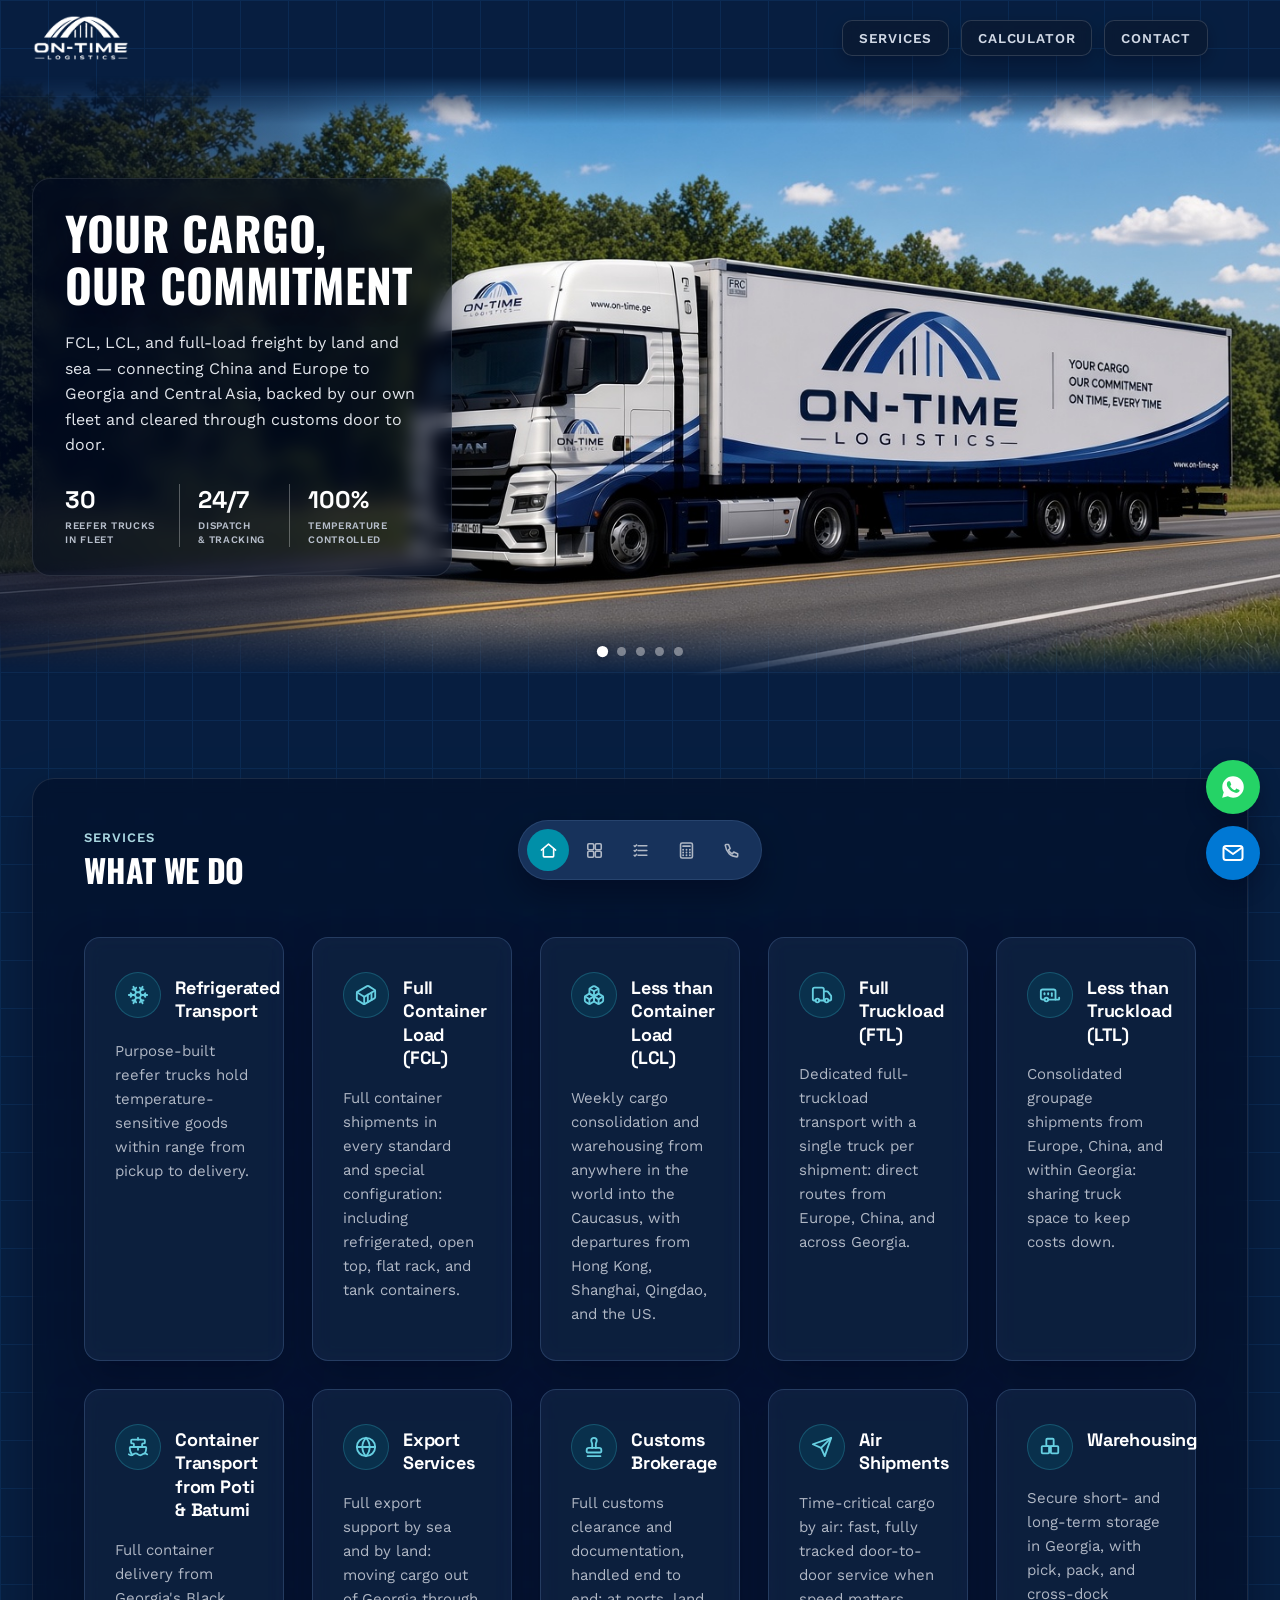
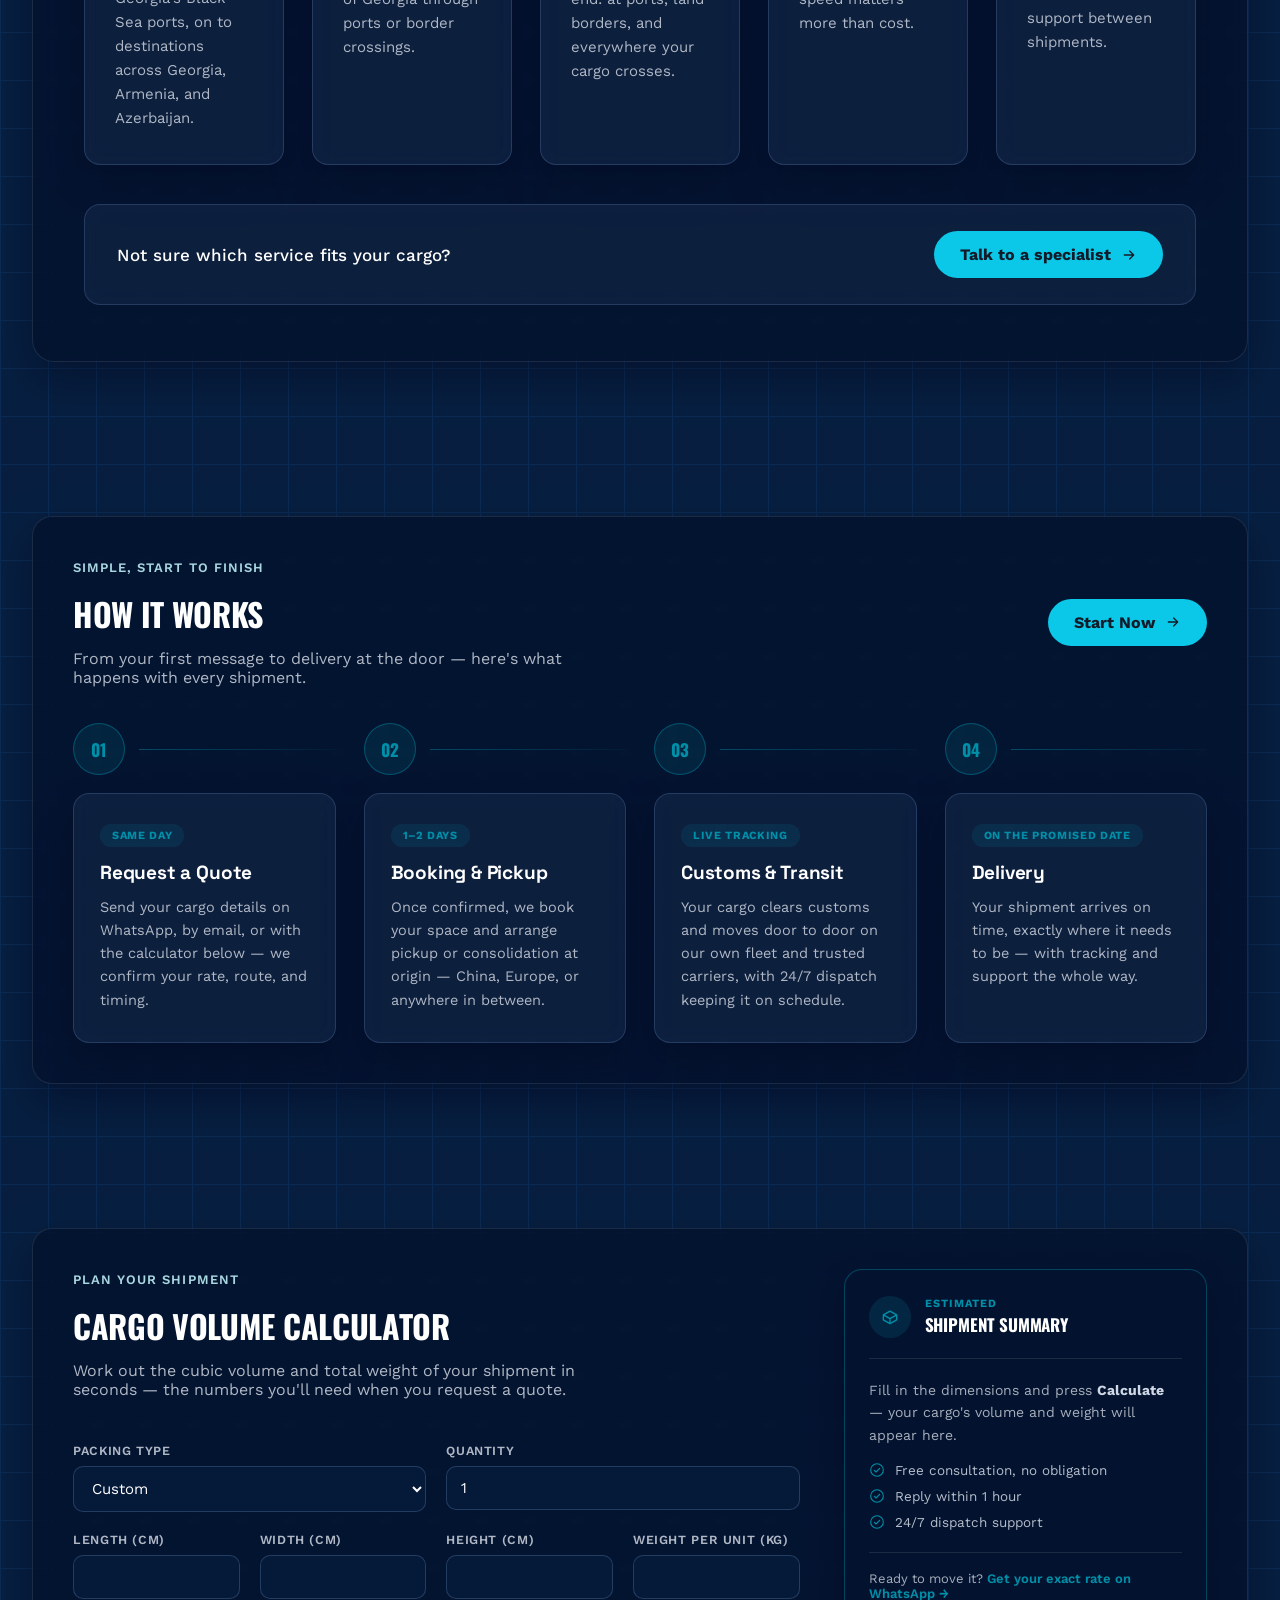
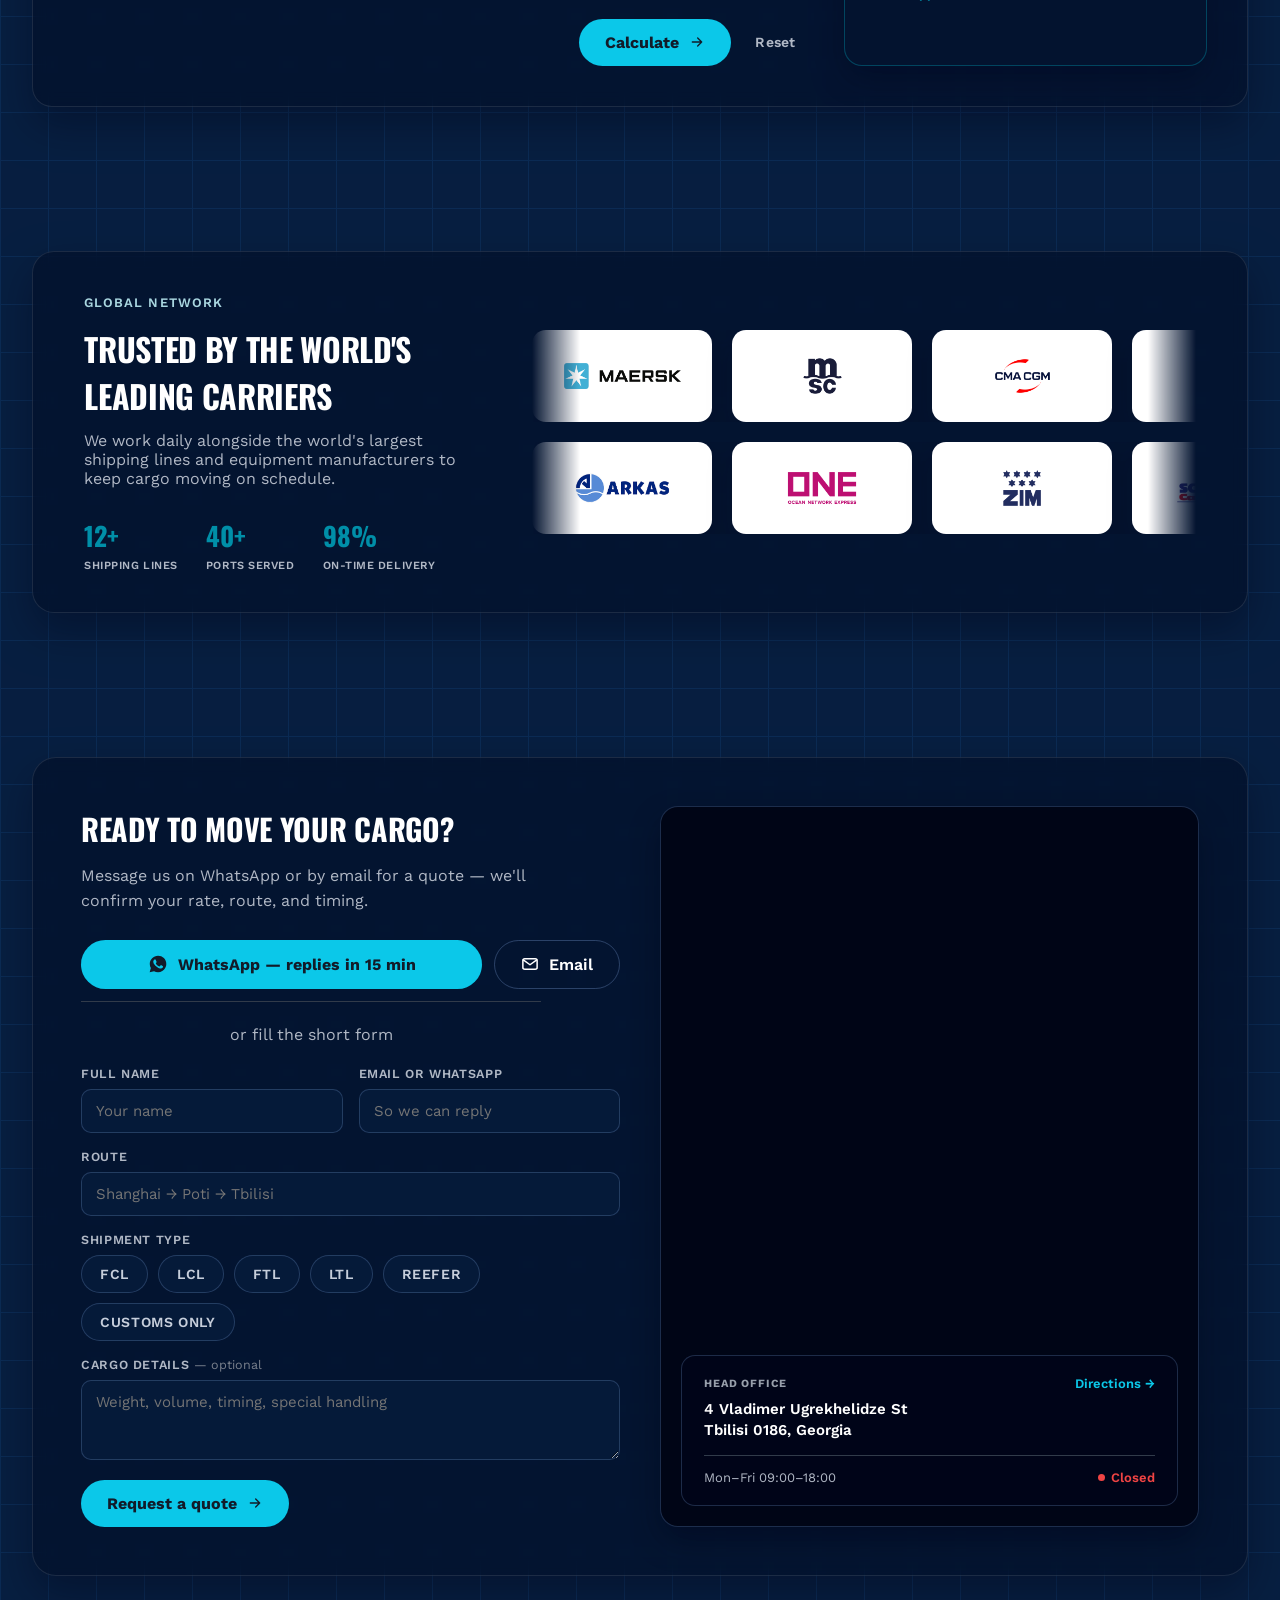
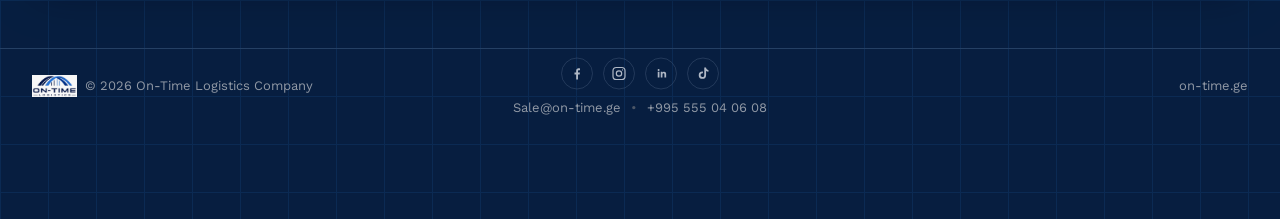
<file: index.html>
<!DOCTYPE html>
<html lang="en">
<head>
  <meta charset="UTF-8" />
  <meta name="viewport" content="width=device-width, initial-scale=1.0" />
  <title>On-Time Logistics Company | FCL, LCL & Reefer Freight — China, Europe, Georgia, Central Asia</title>
  <meta name="description" content="On-Time Logistics Company moves FCL, LCL, and full-load freight by land and sea between China, Europe, Georgia, and Central Asia — backed by our own fleet of 30 reefer trucks and 24/7 dispatch." />

  <!-- Tells search engines this is the one true URL for this page — matters
       once this same content is ever reachable at more than one address.
       Now pointing at on-time.ge (see robots.txt/sitemap.xml — same
       change made there) now that the site is live on that domain. -->
  <link rel="canonical" href="https://on-time.ge/" />

  <!-- Favicon — the arch mark cropped out of the logo. See images/README.md
       if this ever needs regenerating from a new logo file. -->
  <link rel="icon" href="favicon.ico" sizes="any" />
  <link rel="icon" type="image/png" sizes="32x32" href="images/favicon-32.png" />
  <link rel="icon" type="image/png" sizes="16x16" href="images/favicon-16.png" />
  <link rel="apple-touch-icon" href="images/apple-touch-icon.png" />

  <!-- Open Graph / Twitter Card — so sharing the link on WhatsApp, Facebook,
       LinkedIn etc. shows a proper preview card with title, description,
       and the hero photo, instead of a bare link. -->
  <meta property="og:type" content="website" />
  <meta property="og:url" content="https://on-time.ge/" />
  <meta property="og:title" content="On-Time Logistics Company | FCL, LCL & Reefer Freight — China, Europe, Georgia, Central Asia" />
  <meta property="og:description" content="FCL, LCL, and full-load freight by land and sea — connecting China and Europe to Georgia and Central Asia, backed by our own fleet and 24/7 dispatch." />
  <meta property="og:image" content="https://on-time.ge/images/hero-slide-1.jpg" />
  <meta name="twitter:card" content="summary_large_image" />
  <meta name="twitter:title" content="On-Time Logistics Company | FCL, LCL & Reefer Freight — China, Europe, Georgia, Central Asia" />
  <meta name="twitter:description" content="FCL, LCL, and full-load freight by land and sea — connecting China and Europe to Georgia and Central Asia, backed by our own fleet and 24/7 dispatch." />
  <meta name="twitter:image" content="https://on-time.ge/images/hero-slide-1.jpg" />

  <!-- Google Fonts: Space Grotesk (headings) + Work Sans (body) -->
  <link rel="preconnect" href="https://fonts.googleapis.com" />
  <link rel="preconnect" href="https://fonts.gstatic.com" crossorigin />
  <link href="https://fonts.googleapis.com/css2?family=Oswald:wght@600;700&family=Space+Grotesk:wght@500;600;700&family=Work+Sans:wght@400;500;600&display=swap" rel="stylesheet" />

  <!-- ?v=2: cache-busting query string. Some cPanel hosts run a server-side
       cache (e.g. LiteSpeed Cache) keyed by exact URL, so overwriting
       style.css on disk isn't always enough to bust an already-cached copy
       for visitors. Bumping this version number forces a fresh fetch.
       Bump it again (v=3, v=4, ...) any time a future CSS update doesn't
       seem to show up live even after confirming the file itself is correct. -->
  <link rel="stylesheet" href="css/style.css?v=2" />
</head>
<body>

  <!-- ========== HEADER / NAVIGATION ==========
       Nav trimmed to just About Us / Services / Contact per Lasha
       (dropped Useful Links + Career), plus a Search box and GE/EN
       language switch. NOTE: per Lasha, Search and GE/EN are VISUAL
       ONLY for now (a "for show" mockup, not wired up) — the site is
       English-only and there's no search backend yet.
       One-page site now (per Lasha) — About Us / Services / Contact are
       all sections on THIS page, so all three nav links are #anchors
       that scroll down to them, in the same order they appear below.
       (The separate about.html page from before is no longer used —
       delete that file.) -->
  <header class="site-header">
    <div class="header-inner">
      <a href="#" class="logo">
        <img src="images/logo-white.png" alt="On-Time Logistics Company" class="logo-img" />
      </a>

      <div class="header-right">
        <nav class="main-nav" aria-label="Primary">
          <a href="#services">Services</a>
          <a href="#calculator">Calculator</a>
          <!-- Contacts will live here / in #contact below once the
               site's contact flow is finalized (per Lasha). -->
          <a href="#contact">Contact</a>
        </nav>

        <div class="header-utility">
          <!-- Removed per Lasha — same reasoning as the GE/EN toggle
               below: it was visual only (no search backend), just
               sitting there as a non-functional box. Re-add once there's
               an actual search feature to wire it up to. See the removed
               .nav-search rule, previously right above .lang-switch in
               style.css, for the recipe. -->
          <!-- Removed per Lasha — a GE/EN toggle that didn't actually do
               anything (site is English-only, no Georgian content yet)
               risked visitors clicking "GE" expecting a Georgian version
               and getting nothing. Lasha confirmed a Georgian version IS
               wanted, just not yet (content needs translating first) —
               re-add this once that content actually exists. The old
               markup was a simple boxed "GE | EN" pill matching
               .nav-search's style (see the removed .lang-switch /
               .lang-current / .lang-divider rules, previously right
               below .nav-search in style.css, for the recipe). -->
        </div>
      </div>
    </div>
  </header>

  <main>

    <!-- ========== HERO ==========
         Per Lasha (screenshot + weforward.ge reference): the single
         truck photo is now an auto-advancing slideshow — slides change
         right to left on their own, with one white dot per slide at the
         bottom. .hero-media holds the actual photo layers (.hero-slide,
         one per photo, JS-driven — see js/script.js) plus the constant
         darkening gradient (.hero-gradient) on top of all of them for
         text legibility; .hero-copy and .hero-dots float above that.
         All 5 slides are real photos now, each cropped to the same
         ~1568x672 / 2.33:1 frame and lightly graded (contrast/saturation)
         to sit in the same cool blue/navy palette as the others:
         hero-slide-1.jpg is the original branded truck photo,
         hero-slide-2.jpg a cargo ship (Lasha's pick, Pexels),
         hero-slide-3.jpg a container ship docked under a gantry crane at
         golden hour, its own stacked containers alongside the terminal's
         (Lasha's pick, replaced once already for a better-framed shot of
         the same scene), hero-slide-5.jpg an airplane over stacked shipping
         containers (Lasha's pick, added to match the new Air Shipments
         service card — shown 4th in the slideshow even though the file
         is named hero-slide-5.jpg; markup order is what matters), and
         hero-slide-4.jpg a warehouse loading dock (Lasha's pick), now
         shown last. To add or remove a slide later: add/remove one .hero-slide div
         + one .hero-dot button (same order) — js/script.js counts them
         automatically, no script changes needed. -->
    <section class="hero">
      <div class="hero-media" aria-hidden="true">
        <!-- .hero-photo-layer wraps ONLY the photo (slides + darkening
             gradient) — this is what carries the top/bottom mask-image
             fade (see style.css), so the fade never touches .hero-dots
             below. (Dots briefly lived as a direct sibling of these
             layers inside .hero-media without this wrapper — the mask
             was fading them out too, since bottom:20px falls inside its
             last-56px transparent zone. Splitting the mask onto its own
             inner layer fixes that while keeping the dots positioned
             relative to the photo box, which the mobile layout needs.) -->
        <div class="hero-photo-layer">
          <div class="hero-slide is-active" style="background-image:url('images/hero-slide-1.jpg')"></div>
          <div class="hero-slide" style="background-image:url('images/hero-slide-2.jpg')"></div>
          <div class="hero-slide" style="background-image:url('images/hero-slide-3.jpg')"></div>
          <div class="hero-slide" style="background-image:url('images/hero-slide-5.jpg')"></div>
          <div class="hero-slide" style="background-image:url('images/hero-slide-4.jpg')"></div>
          <div class="hero-gradient"></div>
        </div>

        <!-- Dots live inside .hero-media (not as a sibling of .hero-copy)
             so their position:absolute is always relative to the PHOTO's
             own box. On desktop .hero-media fills the exact same box as
             .hero, so this is visually identical to before. On mobile
             (see the @media (max-width: 860px) block in style.css),
             .hero-media becomes its own in-flow block sized to the
             photo's real aspect ratio — the dots now sit correctly on
             the photo itself instead of drifting down to the bottom of
             the whole (now much taller) hero section. -->
        <div class="hero-dots" aria-label="Hero photo slides">
          <button type="button" class="hero-dot is-active" aria-label="Go to slide 1" aria-current="true"></button>
          <button type="button" class="hero-dot" aria-label="Go to slide 2" aria-current="false"></button>
          <button type="button" class="hero-dot" aria-label="Go to slide 3" aria-current="false"></button>
          <button type="button" class="hero-dot" aria-label="Go to slide 4" aria-current="false"></button>
          <button type="button" class="hero-dot" aria-label="Go to slide 5" aria-current="false"></button>
        </div>
      </div>

      <div class="hero-copy">
        <!-- Eyebrow line temporarily removed per Lasha's request (new,
             narrower hero column doesn't have room for it alongside the
             headline yet). Re-add when there's more width to work with:
             <p class="eyebrow eyebrow-light">Full-Load Freight · Europe — Georgia — Central Asia</p> -->
        <h1>Your Cargo,<br />Our Commitment</h1>
        <p class="hero-subtext">
          FCL, LCL, and full-load freight by land and sea — connecting China
          and Europe to Georgia and Central Asia, backed by our own fleet and
          cleared through customs door to door.
        </p>
        <!-- Stats moved here (under the headline, same left column) from
             their old spot at bottom-right of the photo. The "Get a Rate /
             Track a Shipment" button row and the floating contact box were
             both removed per Lasha — contact info will live in the
             existing #contact section (linked from the "Contact" nav item)
             once the site's contact flow is finalized. -->
        <!-- "30" and "100%" count up from 0 on scroll into view (see
             js/script.js) — per Lasha, inspired by weforward.ge's animated
             stats. "24/7" isn't a number to count up to, so it stays
             static (data-count-to is only read on the other two). -->
        <div class="hero-stats">
          <div class="hero-stat">
            <span class="hero-stat-number" data-count-to="30">0</span>
            <span class="hero-stat-label">Reefer Trucks<br />in Fleet</span>
          </div>
          <div class="hero-stat">
            <span class="hero-stat-number">24/7</span>
            <span class="hero-stat-label">Dispatch<br />&amp; Tracking</span>
          </div>
          <div class="hero-stat">
            <span class="hero-stat-number" data-count-to="100" data-suffix="%">0%</span>
            <span class="hero-stat-label">Temperature<br />Controlled</span>
          </div>
        </div>
      </div>
    </section>

    <!-- No visible bar/blur here anymore (three earlier attempts — gold
         bar, navy bar, backdrop-filter blur — were all too heavy/rough
         per Lasha). Hero fades its own photo to transparent at this edge
         (mask-image, see style.css), so this gap just reveals a strip of
         the site-wide grid-pattern canvas below it — a soft, natural
         transition into Services instead of a stripe. (The About section
         used to sit here too — removed per Lasha, its text was redundant
         with the Hero copy above.) -->
    <div class="section-divider" aria-hidden="true"></div>

    <!-- ========== SERVICES ==========
         All 8 services Lasha sent, one card each, same box style
         (icon-in-circle + title on one row, description below) throughout.
         The old small "What We Do" eyebrow + separate "Built for cargo..."
         h2 were replaced with a single h2 (this reuses the existing
         .services h2 style, so it's automatically the same size/weight as
         the site's other section headings). -->
    <section class="services" id="services">
      <div class="services-box reveal">
        <p class="eyebrow eyebrow-light">Services</p>
        <h2>What We Do</h2>

        <div class="services-grid">
          <article class="service-card">
            <div class="service-card-head">
              <div class="service-icon-circle" aria-hidden="true">
                <svg width="22" height="22" viewBox="0 0 24 24" fill="none" stroke="currentColor" stroke-width="2" stroke-linecap="round" stroke-linejoin="round">
                  <path d="m10 20-1.25-2.5L6 18" /><path d="M10 4 8.75 6.5 6 6" /><path d="m14 20 1.25-2.5L18 18" /><path d="m14 4 1.25 2.5L18 6" /><path d="m17 21-3-6h-4" /><path d="m17 3-3 6 1.5 3" /><path d="M2 12h6.5L10 9" /><path d="m20 10-1.5 2 1.5 2" /><path d="M22 12h-6.5L14 15" /><path d="m4 10 1.5 2L4 14" /><path d="m7 21 3-6-1.5-3" /><path d="m7 3 3 6h4" />
                </svg>
              </div>
              <h3>Refrigerated Transport</h3>
            </div>
            <p>Purpose-built reefer trucks hold temperature-sensitive goods within range from pickup to delivery.</p>
          </article>

          <article class="service-card">
            <div class="service-card-head">
              <div class="service-icon-circle" aria-hidden="true">
                <svg width="22" height="22" viewBox="0 0 24 24" fill="none" stroke="currentColor" stroke-width="2" stroke-linecap="round" stroke-linejoin="round">
                  <path d="M22 7.7c0-.6-.4-1.2-.8-1.5l-6.3-3.9a1.72 1.72 0 0 0-1.7 0l-10.3 6c-.5.2-.9.8-.9 1.4v6.6c0 .5.4 1.2.8 1.5l6.3 3.9a1.72 1.72 0 0 0 1.7 0l10.3-6c.5-.3.9-1 .9-1.5Z" /><path d="M10 21.9V14L2.1 9.1" /><path d="m10 14 11.9-6.9" /><path d="M14 19.8v-8.1" /><path d="M18 17.5V9.4" />
                </svg>
              </div>
              <h3>Full Container Load (FCL)</h3>
            </div>
            <p>Full container shipments in every standard and special configuration: including refrigerated, open top, flat rack, and tank containers.</p>
          </article>

          <article class="service-card">
            <div class="service-card-head">
              <div class="service-icon-circle" aria-hidden="true">
                <svg width="22" height="22" viewBox="0 0 24 24" fill="none" stroke="currentColor" stroke-width="2" stroke-linecap="round" stroke-linejoin="round">
                  <path d="M2.97 12.92A2 2 0 0 0 2 14.63v3.24a2 2 0 0 0 .97 1.71l3 1.8a2 2 0 0 0 2.06 0L12 19v-5.5l-5-3-4.03 2.42Z" /><path d="m7 16.5-4.74-2.85" /><path d="m7 16.5 5-3" /><path d="M7 16.5v5.17" /><path d="M12 13.5V19l3.97 2.38a2 2 0 0 0 2.06 0l3-1.8a2 2 0 0 0 .97-1.71v-3.24a2 2 0 0 0-.97-1.71L17 10.5l-5 3Z" /><path d="m17 16.5-5-3" /><path d="m17 16.5 4.74-2.85" /><path d="M17 16.5v5.17" /><path d="M7.97 4.42A2 2 0 0 0 7 6.13v4.37l5 3 5-3V6.13a2 2 0 0 0-.97-1.71l-3-1.8a2 2 0 0 0-2.06 0l-3 1.8Z" /><path d="M12 8 7.26 5.15" /><path d="m12 8 4.74-2.85" /><path d="M12 13.5V8" />
                </svg>
              </div>
              <h3>Less than Container Load (LCL)</h3>
            </div>
            <p>Weekly cargo consolidation and warehousing from anywhere in the world into the Caucasus, with departures from Hong Kong, Shanghai, Qingdao, and the US.</p>
          </article>

          <article class="service-card">
            <div class="service-card-head">
              <div class="service-icon-circle" aria-hidden="true">
                <svg width="22" height="22" viewBox="0 0 24 24" fill="none" stroke="currentColor" stroke-width="2" stroke-linecap="round" stroke-linejoin="round">
                  <path d="M14 18V6a2 2 0 0 0-2-2H4a2 2 0 0 0-2 2v11a1 1 0 0 0 1 1h2" /><path d="M15 18H9" /><path d="M19 18h2a1 1 0 0 0 1-1v-3.65a1 1 0 0 0-.22-.624l-3.48-4.35A1 1 0 0 0 17.52 8H14" /><circle cx="17" cy="18" r="2" /><circle cx="7" cy="18" r="2" />
                </svg>
              </div>
              <h3>Full Truckload (FTL)</h3>
            </div>
            <p>Dedicated full-truckload transport with a single truck per shipment: direct routes from Europe, China, and across Georgia.</p>
          </article>

          <article class="service-card">
            <div class="service-card-head">
              <div class="service-icon-circle" aria-hidden="true">
                <svg width="22" height="22" viewBox="0 0 24 24" fill="none" stroke="currentColor" stroke-width="2" stroke-linecap="round" stroke-linejoin="round">
                  <path d="M10 11.341V10" /><path d="M14 13v-3" /><path d="M18 17V8a2 2 0 00-2-2H4a2 2 0 00-2 2v7a2 2 0 002 2h2" /><path d="M22 15v1a1 1 0 01-1 1H10" /><path d="M6 11.341V10" /><circle cx="8" cy="17" r="2" />
                </svg>
              </div>
              <h3>Less than Truckload (LTL)</h3>
            </div>
            <p>Consolidated groupage shipments from Europe, China, and within Georgia: sharing truck space to keep costs down.</p>
          </article>

          <article class="service-card">
            <div class="service-card-head">
              <div class="service-icon-circle" aria-hidden="true">
                <svg width="22" height="22" viewBox="0 0 24 24" fill="none" stroke="currentColor" stroke-width="2" stroke-linecap="round" stroke-linejoin="round">
                  <path d="M12 15v-3" /><path d="M12 2v2" /><path d="M16.5 12V9a1 1 0 011-1h1a1 1 0 001-1V5a1 1 0 00-1-1h-13a1 1 0 00-1 1v2a1 1 0 001 1h1a1 1 0 011 1v3" /><path d="M19.38 19c1.076-1.815 1.636-4.89 1.628-6.008a1 1 0 00-1-.992H3.984a1 1 0 00-1 .984c-.03 1.86.97 5.621 2.826 7.776" /><path d="M2 20c.6.5 1.2 1 2.5 1 2.5 0 2.5-2 5-2 1.3 0 1.9.5 2.5 1s1.2 1 2.5 1c2.5 0 2.5-2 5-2 1.3 0 1.9.5 2.5 1" />
                </svg>
              </div>
              <h3>Container Transport from Poti &amp; Batumi</h3>
            </div>
            <p>Full container delivery from Georgia's Black Sea ports, on to destinations across Georgia, Armenia, and Azerbaijan.</p>
          </article>

          <article class="service-card">
            <div class="service-card-head">
              <div class="service-icon-circle" aria-hidden="true">
                <svg width="22" height="22" viewBox="0 0 24 24" fill="none" stroke="currentColor" stroke-width="2" stroke-linecap="round" stroke-linejoin="round">
                  <circle cx="12" cy="12" r="10" /><path d="M12 2a14.5 14.5 0 0 0 0 20 14.5 14.5 0 0 0 0-20" /><path d="M2 12h20" />
                </svg>
              </div>
              <h3>Export Services</h3>
            </div>
            <p>Full export support by sea and by land: moving cargo out of Georgia through ports or border crossings.</p>
          </article>

          <article class="service-card">
            <div class="service-card-head">
              <div class="service-icon-circle" aria-hidden="true">
                <svg width="22" height="22" viewBox="0 0 24 24" fill="none" stroke="currentColor" stroke-width="2" stroke-linecap="round" stroke-linejoin="round">
                  <path d="M14 13V8.5C14 7 15 7 15 5a3 3 0 0 0-6 0c0 2 1 2 1 3.5V13" /><path d="M20 15.5a2.5 2.5 0 0 0-2.5-2.5h-11A2.5 2.5 0 0 0 4 15.5V17a1 1 0 0 0 1 1h14a1 1 0 0 0 1-1z" /><path d="M5 22h14" />
                </svg>
              </div>
              <h3>Customs Brokerage</h3>
            </div>
            <p>Full customs clearance and documentation, handled end to end: at ports, land borders, and everywhere your cargo crosses.</p>
          </article>

          <!-- MOCKUP — 2 new cards per Lasha ("AIR SHIPMENTS" / "WAREHOUSING").
               Titles are his; descriptions below are a first draft to fill
               the card shape for review — wording/specifics (routes,
               locations, turnaround) need his confirmation before this is
               real content. -->
          <article class="service-card">
            <div class="service-card-head">
              <div class="service-icon-circle" aria-hidden="true">
                <svg width="22" height="22" viewBox="0 0 24 24" fill="none" stroke="currentColor" stroke-width="2" stroke-linecap="round" stroke-linejoin="round">
                  <line x1="22" y1="2" x2="11" y2="13" /><polygon points="22 2 15 22 11 13 2 9 22 2" />
                </svg>
              </div>
              <h3>Air Shipments</h3>
            </div>
            <p>Time-critical cargo by air: fast, fully tracked door-to-door service when speed matters more than cost.</p>
          </article>

          <article class="service-card">
            <div class="service-card-head">
              <div class="service-icon-circle" aria-hidden="true">
                <svg width="22" height="22" viewBox="0 0 24 24" fill="none" stroke="currentColor" stroke-width="2" stroke-linecap="round" stroke-linejoin="round">
                  <rect x="3" y="11" width="8" height="8" rx="1" /><rect x="13" y="11" width="8" height="8" rx="1" /><rect x="8" y="3" width="8" height="8" rx="1" />
                </svg>
              </div>
              <h3>Warehousing</h3>
            </div>
            <p>Secure short- and long-term storage in Georgia, with pick, pack, and cross-dock support between shipments.</p>
          </article>
        </div>

        <!-- New per Lasha — a closing CTA strip under the service
             cards, for anyone still unsure which service fits their
             cargo after reading the grid above. Opens WhatsApp with a
             pre-filled starter message, same number/pattern as the
             floating WhatsApp button and Contact section. -->
        <div class="services-cta">
          <p>Not sure which service fits your cargo?</p>
          <a
            class="btn btn-cyan"
            href="https://wa.me/995555040608?text=Hello%2C%20I%27m%20not%20sure%20which%20service%20fits%20my%20cargo%20%E2%80%94%20can%20you%20help%3F"
            target="_blank"
            rel="noopener"
          >
            Talk to a specialist
            <svg width="16" height="16" viewBox="0 0 24 24" fill="none" aria-hidden="true">
              <path d="M5 12h14M13 6l6 6-6 6" stroke="currentColor" stroke-width="2" stroke-linecap="round" stroke-linejoin="round" />
            </svg>
          </a>
        </div>
      </div>
    </section>


    <!-- ========== HOW IT WORKS ==========
         New per Lasha — a short 4-step process visual between Services and
         the Calculator, showing what actually happens after a client
         reaches out (request -> booking/pickup -> customs/transit ->
         delivery). Same translucent-box language as .services-box /
         .calculator-card. Step numbers are plain text (01-04), not icons,
         to keep this quick to scan and easy to extend with a 5th step
         later if needed. -->
    <section class="process" id="process">
      <div class="process-box reveal">
        <div class="process-header">
          <div class="process-header-copy">
            <p class="eyebrow eyebrow-light">Simple, Start to Finish</p>
            <h2>How It Works</h2>
            <p class="section-subtext">
              From your first message to delivery at the door — here's what
              happens with every shipment.
            </p>
          </div>

          <!-- New per Lasha — same WhatsApp-first CTA pattern as
               .services-cta's "Talk to a specialist": jumps straight to
               starting a quote request instead of making someone read all
               4 steps first if they already know they want to ship. -->
          <a
            class="btn btn-cyan process-start-btn"
            href="https://wa.me/995555040608?text=Hello%2C%20I%27d%20like%20to%20start%20a%20shipment%20%E2%80%94%20can%20you%20help%20me%20get%20a%20quote%3F"
            target="_blank"
            rel="noopener"
          >
            Start Now
            <svg width="16" height="16" viewBox="0 0 24 24" fill="none" aria-hidden="true">
              <path d="M5 12h14M13 6l6 6-6 6" stroke="currentColor" stroke-width="2" stroke-linecap="round" stroke-linejoin="round" />
            </svg>
          </a>
        </div>

        <!-- Per Lasha's reference screenshot: a connected 01-04 "track" of
             circled numbers sits above the 4 step cards, aligned to each
             card via the same grid-template-columns/gap as .process-grid
             below (so the circles land exactly above each card's left
             edge). Purely decorative/visual — the real step order is
             still conveyed by DOM order + each card's heading — so it's
             aria-hidden and the numbers were dropped from inside the
             cards to avoid saying "01" twice. -->
        <div class="process-track" aria-hidden="true">
          <div class="process-track-step">
            <span class="process-circle">01</span>
            <span class="process-line"></span>
          </div>
          <div class="process-track-step">
            <span class="process-circle">02</span>
            <span class="process-line"></span>
          </div>
          <div class="process-track-step">
            <span class="process-circle">03</span>
            <span class="process-line"></span>
          </div>
          <div class="process-track-step">
            <span class="process-circle">04</span>
            <span class="process-line"></span>
          </div>
        </div>

        <div class="process-grid">
          <div class="process-step">
            <span class="process-step-badge">Same Day</span>
            <h3>Request a Quote</h3>
            <p>Send your cargo details on WhatsApp, by email, or with the calculator below — we confirm your rate, route, and timing.</p>
          </div>

          <div class="process-step">
            <span class="process-step-badge">1&ndash;2 Days</span>
            <h3>Booking &amp; Pickup</h3>
            <p>Once confirmed, we book your space and arrange pickup or consolidation at origin — China, Europe, or anywhere in between.</p>
          </div>

          <div class="process-step">
            <span class="process-step-badge">Live Tracking</span>
            <h3>Customs &amp; Transit</h3>
            <p>Your cargo clears customs and moves door to door on our own fleet and trusted carriers, with 24/7 dispatch keeping it on schedule.</p>
          </div>

          <div class="process-step">
            <span class="process-step-badge">On the Promised Date</span>
            <h3>Delivery</h3>
            <p>Your shipment arrives on time, exactly where it needs to be — with tracking and support the whole way.</p>
          </div>
        </div>
      </div>
    </section>


    <!-- ========== CARGO CALCULATOR ==========
         Per Lasha, inspired by weforward.ge's cargo calculator — but
         deliberately kept to volume/weight only, NOT price. Rates change
         1-2x a week, so a price calculator would need constant upkeep;
         cubic volume (CBM) is a pure geometry formula that never goes
         stale, and still gives the client (and Lasha, for a quick
         estimate) the numbers a real quote is based on. Packing Type
         presets just autofill Length/Width for common pallet sizes —
         Custom leaves them blank for any box/crate. All math happens in
         js/script.js on submit; nothing here talks to a server. -->
    <section class="calculator" id="calculator">
      <div class="calculator-inner">
        <div class="calculator-card reveal">
          <div class="calculator-grid">
            <form class="calculator-form" id="cargoCalculatorForm">
              <!-- Per Lasha: the eyebrow/heading/subtext moved in here
                   (from sitting above the whole two-column grid) so the
                   Shipment Summary box on the right — which stretches to
                   match the left column's full height (see
                   .calculator-grid's align-items: stretch) — now starts
                   level with THIS text, not just with the form fields
                   below it. grid-column: 1 / -1 on the wrapper spans it
                   across all 4 of .calculator-form's columns. -->
              <div class="calculator-form-intro">
                <p class="eyebrow eyebrow-light">Plan Your Shipment</p>
                <h2>Cargo Volume Calculator</h2>
                <p class="section-subtext">
                  Work out the cubic volume and total weight of your shipment
                  in seconds — the numbers you'll need when you request a
                  quote.
                </p>
              </div>

              <div class="calc-field calc-field--wide">
                <label for="calcPackingType">Packing Type</label>
                <select id="calcPackingType">
                  <option value="custom">Custom</option>
                  <option value="mini-pallet" data-length="80" data-width="60">Mini Pallet (80 &times; 60 cm)</option>
                  <option value="euro-pallet" data-length="120" data-width="80">Euro Pallet (120 &times; 80 cm)</option>
                  <option value="block-pallet" data-length="120" data-width="100">Block Pallet (120 &times; 100 cm)</option>
                </select>
              </div>

              <div class="calc-field calc-field--wide">
                <label for="calcQuantity">Quantity</label>
                <input type="number" id="calcQuantity" min="1" step="1" value="1" inputmode="numeric" />
              </div>

              <div class="calc-field">
                <label for="calcLength">Length (cm)</label>
                <input type="number" id="calcLength" min="0" step="0.1" inputmode="decimal" required />
              </div>

              <div class="calc-field">
                <label for="calcWidth">Width (cm)</label>
                <input type="number" id="calcWidth" min="0" step="0.1" inputmode="decimal" required />
              </div>

              <div class="calc-field">
                <label for="calcHeight">Height (cm)</label>
                <input type="number" id="calcHeight" min="0" step="0.1" inputmode="decimal" required />
              </div>

              <div class="calc-field">
                <label for="calcWeight">Weight per Unit (kg)</label>
                <input type="number" id="calcWeight" min="0" step="0.1" inputmode="decimal" required />
              </div>

              <div class="calc-actions">
                <button type="submit" class="btn btn-cyan">
                  Calculate
                  <svg width="16" height="16" viewBox="0 0 24 24" fill="none" aria-hidden="true">
                    <path d="M5 12h14M13 6l6 6-6 6" stroke="currentColor" stroke-width="2" stroke-linecap="round" stroke-linejoin="round" />
                  </svg>
                </button>
                <button type="button" class="btn-text-reset" id="calcResetBtn">Reset</button>
              </div>
            </form>

            <!-- Always-visible "quote summary" card, per Lasha's request for a
                 more polished calculator: instead of a few thin lines that only
                 appear after Calculate, the numbers now land in a dedicated
                 card that's part of the layout from the start (placeholder
                 copy until Calculate is pressed — see js/script.js), same
                 visual language as the rest of the site (frosted card,
                 hand-drawn line icons like the pin/social icons elsewhere). -->
            <aside class="calculator-summary" aria-live="polite">
              <div class="calculator-summary-head">
                <span class="calculator-summary-badge" aria-hidden="true">
                  <svg width="20" height="20" viewBox="0 0 24 24" fill="none">
                    <path d="M4 9.5 12 5l8 4.5v6L12 20l-8-4.5v-6Z" stroke="currentColor" stroke-width="1.6" stroke-linejoin="round" />
                    <path d="M4 9.5 12 14l8-4.5M12 14v6" stroke="currentColor" stroke-width="1.6" stroke-linejoin="round" />
                  </svg>
                </span>
                <div>
                  <p class="calculator-summary-eyebrow">Estimated</p>
                  <h3>Shipment Summary</h3>
                </div>
              </div>

              <p class="calculator-summary-placeholder" id="calculatorPlaceholder">
                Fill in the dimensions and press <strong>Calculate</strong> &mdash;
                your cargo's volume and weight will appear here.
              </p>

              <!-- New per Lasha: this panel left a lot of empty space
                   below the placeholder text before Calculate is pressed
                   (the form column is taller than the placeholder). Fills
                   it with 3 quick reassurance points instead of dead
                   space. Hidden together with #calculatorPlaceholder once
                   results are shown (see js/script.js) — no room or need
                   for it once real numbers are on screen. -->
              <ul class="calculator-summary-trust" id="calculatorTrustPoints">
                <li>
                  <svg width="16" height="16" viewBox="0 0 24 24" fill="none" aria-hidden="true">
                    <circle cx="12" cy="12" r="9.5" stroke="currentColor" stroke-width="1.6" />
                    <path d="m8 12.5 2.5 2.5 5.5-5.5" stroke="currentColor" stroke-width="1.6" stroke-linecap="round" stroke-linejoin="round" />
                  </svg>
                  Free consultation, no obligation
                </li>
                <li>
                  <svg width="16" height="16" viewBox="0 0 24 24" fill="none" aria-hidden="true">
                    <circle cx="12" cy="12" r="9.5" stroke="currentColor" stroke-width="1.6" />
                    <path d="m8 12.5 2.5 2.5 5.5-5.5" stroke="currentColor" stroke-width="1.6" stroke-linecap="round" stroke-linejoin="round" />
                  </svg>
                  Reply within 1 hour
                </li>
                <li>
                  <svg width="16" height="16" viewBox="0 0 24 24" fill="none" aria-hidden="true">
                    <circle cx="12" cy="12" r="9.5" stroke="currentColor" stroke-width="1.6" />
                    <path d="m8 12.5 2.5 2.5 5.5-5.5" stroke="currentColor" stroke-width="1.6" stroke-linecap="round" stroke-linejoin="round" />
                  </svg>
                  24/7 dispatch support
                </li>
              </ul>

              <div class="calculator-results" id="calculatorResults" hidden>
                <div class="calc-result">
                  <span class="calc-result-icon" aria-hidden="true">
                    <svg width="18" height="18" viewBox="0 0 24 24" fill="none">
                      <path d="M4 10v9a1 1 0 0 0 1 1h14a1 1 0 0 0 1-1v-9" stroke="currentColor" stroke-width="1.6" stroke-linecap="round" stroke-linejoin="round" />
                      <path d="M3 7.5 12 4l9 3.5-9 3.5-9-3.5Z" stroke="currentColor" stroke-width="1.6" stroke-linejoin="round" />
                    </svg>
                  </span>
                  <span class="calc-result-text">
                    <span class="calc-result-value" id="resultUnitVolume">—</span>
                    <span class="calc-result-label">Volume per Unit (m&sup3;)</span>
                  </span>
                </div>
                <div class="calc-result">
                  <span class="calc-result-icon" aria-hidden="true">
                    <svg width="18" height="18" viewBox="0 0 24 24" fill="none">
                      <rect x="3" y="9" width="8" height="8" rx="1.5" stroke="currentColor" stroke-width="1.6" />
                      <rect x="9.5" y="5.5" width="8" height="8" rx="1.5" stroke="currentColor" stroke-width="1.6" fill="none" />
                    </svg>
                  </span>
                  <span class="calc-result-text">
                    <span class="calc-result-value" id="resultTotalVolume">—</span>
                    <span class="calc-result-label">Total Volume (m&sup3;)</span>
                  </span>
                </div>
                <div class="calc-result">
                  <span class="calc-result-icon" aria-hidden="true">
                    <svg width="18" height="18" viewBox="0 0 24 24" fill="none">
                      <circle cx="12" cy="12" r="8" stroke="currentColor" stroke-width="1.6" />
                      <circle cx="12" cy="12" r="2.75" stroke="currentColor" stroke-width="1.6" />
                    </svg>
                  </span>
                  <span class="calc-result-text">
                    <span class="calc-result-value" id="resultTotalWeight">—</span>
                    <span class="calc-result-label">Total Weight (kg)</span>
                  </span>
                </div>
              </div>

              <p class="calculator-summary-note">
                Ready to move it? <a href="#contact">Get your exact rate on WhatsApp &rarr;</a>
              </p>
            </aside>
          </div>
        </div>
      </div>
    </section>

    <!-- ========== PARTNERS ==========
         Redesigned per Lasha's reference video: instead of copy-on-top +
         one full-width logo row below, this is now a single side-by-side
         box — copy + a new stat trio on the left, TWO stacked logo rows
         scrolling in OPPOSITE directions on the right (top row left,
         bottom row right — same "opposite marquees" effect as the video).
         The 12 companies are split 6/6 across the two rows. Each row is
         still the same seamless-loop trick as before (its 6 logos listed
         twice back to back, scrolled exactly half its own width), just
         with .partners-track-reverse playing that same animation in
         reverse for the bottom row instead of a second keyframe. The
         wireframe globe graphic is dropped here — two rows of real
         carrier logos now do more to back up "global network" than the
         faint decorative globe did, and it isn't in Lasha's reference.
         MOCKUP NOTE: the 12+ / 40+ / 98% stat trio is placeholder copy
         carried over from Lasha's reference video, NOT verified real
         numbers for on-time.ge — needs his confirmation/correction before
         this goes live (flagged again in chat). -->
    <section class="partners" id="partners">
      <div class="partners-box reveal">
        <div class="partners-copy">
          <p class="eyebrow eyebrow-light">Global Network</p>
          <h2>Trusted by the World's Leading Carriers</h2>
          <p class="section-subtext">
            We work daily alongside the world's largest shipping lines and
            equipment manufacturers to keep cargo moving on schedule.
          </p>

          <div class="partners-stats">
            <div class="partners-stat">
              <span class="partners-stat-value">12+</span>
              <span class="partners-stat-label">Shipping Lines</span>
            </div>
            <div class="partners-stat">
              <span class="partners-stat-value">40+</span>
              <span class="partners-stat-label">Ports Served</span>
            </div>
            <div class="partners-stat">
              <span class="partners-stat-value">98%</span>
              <span class="partners-stat-label">On-Time Delivery</span>
            </div>
          </div>
        </div>

        <div class="partners-marquee-wrap">
          <div class="partners-row">
            <div class="partners-track">
              <div class="partner-logo"><img src="images/partners/maersk.png" alt="Maersk" /></div>
              <div class="partner-logo"><img src="images/partners/msc.png" alt="MSC" /></div>
              <div class="partner-logo"><img src="images/partners/cma-cgm.png" alt="CMA CGM" /></div>
              <div class="partner-logo"><img src="images/partners/cosco.png" alt="COSCO Shipping" /></div>
              <div class="partner-logo"><img src="images/partners/evergreen.png" alt="Evergreen" /></div>
              <div class="partner-logo"><img src="images/partners/yang-ming.png" alt="Yang Ming" /></div>
              <!-- Same 6, repeated — seamless-loop trick, see section
                   comment. aria-hidden + empty alt since it's a visual
                   duplicate, not new content. -->
              <div class="partner-logo" aria-hidden="true"><img src="images/partners/maersk.png" alt="" /></div>
              <div class="partner-logo" aria-hidden="true"><img src="images/partners/msc.png" alt="" /></div>
              <div class="partner-logo" aria-hidden="true"><img src="images/partners/cma-cgm.png" alt="" /></div>
              <div class="partner-logo" aria-hidden="true"><img src="images/partners/cosco.png" alt="" /></div>
              <div class="partner-logo" aria-hidden="true"><img src="images/partners/evergreen.png" alt="" /></div>
              <div class="partner-logo" aria-hidden="true"><img src="images/partners/yang-ming.png" alt="" /></div>
            </div>
          </div>

          <div class="partners-row">
            <div class="partners-track partners-track-reverse">
              <div class="partner-logo"><img src="images/partners/arkas.png" alt="Arkas" /></div>
              <div class="partner-logo"><img src="images/partners/one.png" alt="Ocean Network Express" /></div>
              <div class="partner-logo"><img src="images/partners/zim.png" alt="ZIM" /></div>
              <div class="partner-logo"><img src="images/partners/schmitz.png" alt="Schmitz Cargobull" /></div>
              <div class="partner-logo"><img src="images/partners/man.png" alt="MAN" /></div>
              <div class="partner-logo"><img src="images/partners/hapag-lloyd.png" alt="Hapag-Lloyd" /></div>
              <div class="partner-logo" aria-hidden="true"><img src="images/partners/arkas.png" alt="" /></div>
              <div class="partner-logo" aria-hidden="true"><img src="images/partners/one.png" alt="" /></div>
              <div class="partner-logo" aria-hidden="true"><img src="images/partners/zim.png" alt="" /></div>
              <div class="partner-logo" aria-hidden="true"><img src="images/partners/schmitz.png" alt="" /></div>
              <div class="partner-logo" aria-hidden="true"><img src="images/partners/man.png" alt="" /></div>
              <div class="partner-logo" aria-hidden="true"><img src="images/partners/hapag-lloyd.png" alt="" /></div>
            </div>
          </div>
        </div>
      </div>
    </section>

    <!-- ========== CONTACT / CTA ==========
         Redesigned per Lasha's reference screenshots: two big WhatsApp/
         Email buttons up top (WhatsApp primary/wide, Email secondary),
         then a divider, then a shorter quote-request form — Full Name +
         Email or WhatsApp (one combined field, not separate Email/Phone),
         Route, a pill-style Shipment Type picker (was a <select>
         dropdown), and an optional Cargo Details textarea. Kept our own
         subtext copy rather than the reference's ("Send route and cargo
         details…") since it wasn't dictated in chat — easy to swap if
         Lasha wants that exact wording. The right-side map briefly
         became a stylized dark "card" (grid background + a decorative
         HQ pin, no live map) but per Lasha a real map is more
         user-friendly for visitors, so it's back to a real Google Maps
         iframe — now with a CSS filter (invert + hue-rotate, see
         .contact-map iframe in style.css) so it sits in the site's dark
         palette instead of showing as a bright light-mode rectangle. The
         bottom info card still overlays on top of it (its own "Directions
         →" link covers opening the map elsewhere — the separate "Open in
         Maps" overlay button was removed as redundant). Hours are fixed
         at Mon–Fri 09:00–18:00 per Lasha
         (closed weekends, so no Saturday line); the "Open now"/"Closed"
         status next to them is computed live from the real Tbilisi time
         by js/script.js (green while open, red once closed), not
         hardcoded. -->
    <section class="contact" id="contact">
      <div class="contact-box reveal">
        <div class="contact-copy">
          <h2>Ready to move your cargo?</h2>
          <p>Message us on WhatsApp or by email for a quote — we'll confirm your rate, route, and timing.</p>

          <div class="contact-cta-row">
            <a
              class="btn btn-cyan contact-cta-whatsapp"
              href="https://wa.me/995555040608?text=Hello%2C%20I%27d%20like%20a%20shipping%20quote"
              target="_blank"
              rel="noopener"
            >
              <svg viewBox="0 0 24 24" width="20" height="20" fill="currentColor" aria-hidden="true">
                <path d="M12.04 2c-5.46 0-9.91 4.45-9.91 9.91 0 1.75.46 3.45 1.32 4.95L2 22l5.25-1.38c1.45.79 3.08 1.21 4.79 1.21h.01c5.46 0 9.91-4.45 9.91-9.91 0-2.65-1.03-5.14-2.9-7.01A9.82 9.82 0 0 0 12.05 2zm5.8 14.02c-.24.68-1.4 1.32-1.94 1.36-.5.04-1.02.24-3.43-.72-2.9-1.15-4.79-4.06-4.94-4.25-.15-.19-1.18-1.57-1.18-3 0-1.42.75-2.12 1.02-2.41.27-.29.58-.36.78-.36.19 0 .39 0 .56.01.18.01.42-.07.65.5.24.58.82 2.01.9 2.16.07.15.12.32.02.51-.1.19-.15.31-.29.48-.15.17-.31.38-.44.51-.15.15-.3.31-.13.6.17.29.75 1.24 1.62 2 1.11.99 2.05 1.3 2.34 1.45.29.15.46.12.63-.07.17-.19.72-.84.91-1.13.19-.29.38-.24.63-.14.26.1 1.64.77 1.92.91.28.14.47.21.54.33.07.12.07.68-.17 1.36z" />
              </svg>
              WhatsApp — replies in 15 min
            </a>
            <a class="btn btn-outline contact-cta-email" href="mailto:sale@on-time.ge">
              <svg viewBox="0 0 24 24" width="18" height="18" fill="none" stroke="currentColor" stroke-width="2" stroke-linecap="round" stroke-linejoin="round" aria-hidden="true">
                <rect x="2.5" y="5" width="19" height="14" rx="2.5" />
                <path d="m3 6.5 9 6.5 9-6.5" />
              </svg>
              Email
            </a>
          </div>

          <p class="contact-divider">or fill the short form</p>

          <form class="contact-form" id="contactForm" action="https://formspree.io/f/mzebkwyr" method="POST">
            <!-- Sets the subject line on the email Formspree delivers —
                 a Formspree-specific field, not shown to the visitor. -->
            <input type="hidden" name="_subject" value="New quote request — On-Time Logistics website" />
            <div class="contact-form-row">
              <div class="contact-form-field">
                <label for="contactName">Full name</label>
                <input type="text" id="contactName" name="name" autocomplete="name" placeholder="Your name" />
              </div>
              <div class="contact-form-field">
                <label for="contactReply">Email or WhatsApp</label>
                <input type="text" id="contactReply" name="reply" autocomplete="email" placeholder="So we can reply" required />
              </div>
            </div>
            <div class="contact-form-field">
              <label for="contactRoute">Route</label>
              <input type="text" id="contactRoute" name="route" placeholder="Shanghai → Poti → Tbilisi" />
            </div>
            <div class="contact-form-field">
              <label id="shipmentTypeLabel">Shipment type</label>
              <div class="shipment-type-group" role="radiogroup" aria-labelledby="shipmentTypeLabel">
                <label class="shipment-type-pill">
                  <input type="radio" name="shipmentType" value="FCL" />
                  <span>FCL</span>
                </label>
                <label class="shipment-type-pill">
                  <input type="radio" name="shipmentType" value="LCL" />
                  <span>LCL</span>
                </label>
                <label class="shipment-type-pill">
                  <input type="radio" name="shipmentType" value="FTL" />
                  <span>FTL</span>
                </label>
                <label class="shipment-type-pill">
                  <input type="radio" name="shipmentType" value="LTL" />
                  <span>LTL</span>
                </label>
                <label class="shipment-type-pill">
                  <input type="radio" name="shipmentType" value="Reefer" />
                  <span>Reefer</span>
                </label>
                <label class="shipment-type-pill">
                  <input type="radio" name="shipmentType" value="Customs only" />
                  <span>Customs only</span>
                </label>
              </div>
            </div>
            <div class="contact-form-field">
              <label for="contactMessage">Cargo details <span class="contact-form-field-optional">— optional</span></label>
              <textarea id="contactMessage" name="message" rows="3" placeholder="Weight, volume, timing, special handling"></textarea>
            </div>
            <div class="contact-form-submit-row">
              <button type="submit" class="btn btn-cyan contact-form-submit">
                Request a quote
                <svg width="16" height="16" viewBox="0 0 24 24" fill="none" aria-hidden="true">
                  <path d="M5 12h14M13 6l6 6-6 6" stroke="currentColor" stroke-width="2" stroke-linecap="round" stroke-linejoin="round" />
                </svg>
              </button>
            </div>

            <!-- Success/error feedback after a real submit attempt (see
                 js/script.js) — hidden until the form is actually
                 submitted, toggled between the two states by JS. -->
            <p class="contact-form-status contact-form-status--success" id="contactFormSuccess" role="status" hidden>
              Thanks — your request is in. We'll get back to you within the hour.
            </p>
            <p class="contact-form-status contact-form-status--error" id="contactFormError" role="alert" hidden>
              Something went wrong sending this — please try again, or reach us directly on
              <a href="https://wa.me/995555040608" target="_blank" rel="noopener">WhatsApp</a>.
            </p>
          </form>
        </div>

        <div class="contact-map">
          <iframe
            title="On-Time Logistics Company on the map"
            src="https://maps.google.com/maps?q=4%20Vladimer%20Ugrekhelidze%20St%2C%20Tbilisi%200186%2C%20Georgia&output=embed"
            loading="lazy"
            referrerpolicy="no-referrer-when-downgrade"
          ></iframe>

          <div class="contact-map-card">
            <div class="contact-map-card-head">
              <span class="contact-map-card-label">Head Office</span>
              <a
                class="contact-directions"
                href="https://www.google.com/maps/dir/?api=1&destination=4+Vladimer+Ugrekhelidze+St%2C+Tbilisi+0186%2C+Georgia"
                target="_blank"
                rel="noopener"
              >Directions →</a>
            </div>
            <p class="contact-map-card-address">
              4 Vladimer Ugrekhelidze St<br />
              Tbilisi 0186, Georgia
            </p>
            <div class="contact-map-card-hours">
              <span>Mon–Fri 09:00–18:00</span>
              <!-- Filled in by js/script.js from the real current time in
                   Tbilisi — see the comment there. Hidden until JS sets
                   it so a slow/blocked script never shows a wrong
                   default instead of just nothing. -->
              <span class="contact-map-status" id="officeStatus" hidden>
                <span class="contact-map-status-dot" aria-hidden="true"></span>
                <span id="officeStatusText"></span>
              </span>
            </div>
          </div>
        </div>
      </div>
    </section>

  </main>

  <!-- ========== FOOTER ==========
       Per Lasha's weforward.ge reference: added a row of social icons.
       Facebook and LinkedIn are now the real pages (confirmed by Lasha).
       ⚠️ Instagram and TikTok below are still PLACEHOLDER guesses — send
       me the real profile links and I'll swap them in; until then these
       point at pages that likely don't exist. Icons are hand-drawn SVG
       likenesses, same caveat as the
       WhatsApp/email icons above. -->
  <footer class="site-footer">
    <div class="container footer-inner">
      <div class="footer-brand">
        <img src="images/logo-trimmed.png" alt="" class="logo-img logo-img-small" aria-hidden="true" />
        <span>&copy; <span id="year"></span> On-Time Logistics Company</span>
      </div>

      <div class="footer-center">
        <div class="footer-social">
          <a class="footer-social-link" href="https://www.facebook.com/profile.php?id=61594079939496" target="_blank" rel="noopener" aria-label="Facebook">
            <svg viewBox="0 0 24 24" width="16" height="16" fill="currentColor" aria-hidden="true">
              <path d="M13.5 21v-7.5h2.5l.4-3H13.5V8.5c0-.87.24-1.46 1.49-1.46H16.5V4.36C16.24 4.32 15.36 4.25 14.33 4.25c-2.14 0-3.6 1.31-3.6 3.71v2.54H8.25v3h2.48V21h2.77z" />
            </svg>
          </a>
          <a class="footer-social-link" href="https://www.instagram.com/ontimelogistics.ge" target="_blank" rel="noopener" aria-label="Instagram">
            <svg viewBox="0 0 24 24" width="16" height="16" fill="none" stroke="currentColor" stroke-width="1.8" aria-hidden="true">
              <rect x="3" y="3" width="18" height="18" rx="5" />
              <circle cx="12" cy="12" r="4" />
              <circle cx="17.3" cy="6.7" r="0.9" fill="currentColor" stroke="none" />
            </svg>
          </a>
          <a class="footer-social-link" href="https://www.linkedin.com/company/on-time-logistics-georgia/" target="_blank" rel="noopener" aria-label="LinkedIn">
            <svg viewBox="0 0 24 24" width="16" height="16" fill="currentColor" aria-hidden="true">
              <path d="M7.1 9.5h2.6V18H7.1V9.5zM8.4 8.3a1.5 1.5 0 1 1 0-3 1.5 1.5 0 0 1 0 3zM11.6 9.5h2.5v1.16h.04c.35-.66 1.2-1.36 2.47-1.36 2.64 0 3.13 1.74 3.13 4v4.7h-2.6v-4.17c0-.99-.02-2.27-1.38-2.27-1.38 0-1.6 1.08-1.6 2.2v4.24h-2.56V9.5z" />
            </svg>
          </a>
          <a class="footer-social-link" href="https://www.tiktok.com/@ontimelogistics.ge" target="_blank" rel="noopener" aria-label="TikTok">
            <svg viewBox="0 0 24 24" width="16" height="16" fill="currentColor" aria-hidden="true">
              <path d="M16.5 3c.3 2 1.7 3.4 3.7 3.6v2.6c-1.3 0-2.5-.4-3.6-1.1v6.4a5.5 5.5 0 1 1-5.5-5.5c.28 0 .55.02.8.06v2.7a2.8 2.8 0 1 0 2 2.68V3h2.6z" />
            </svg>
          </a>
        </div>

        <!-- Added per Lasha, directly under the social icons. -->
        <p class="footer-contact-line">
          <a href="mailto:Sale@on-time.ge">Sale@on-time.ge</a>
          <span class="footer-contact-divider" aria-hidden="true">&bull;</span>
          <a href="tel:+995555040608">+995 555 04 06 08</a>
        </p>
      </div>

      <span class="footer-domain">on-time.ge</span>
    </div>
  </footer>

  <!-- ========== FLOATING QUICK-NAV DOCK ==========
       Per Lasha's weforward.ge reference: a pill-shaped icon dock fixed
       to the bottom-center of the viewport, always available while
       scrolling. Icon-only jump links to Home + every main section
       (Services/How It Works/Calculator/Contact) — "How It Works" is a
       dock-only entry, not in the header nav, added per Lasha once that
       section existed. The current section lights up as you scroll (see
       js/script.js, IntersectionObserver-driven) — centered horizontally
       so it never overlaps the WhatsApp/email buttons in the
       bottom-right corner. -->
  <nav class="quick-nav" aria-label="Quick section navigation">
    <a href="#" class="quick-nav-link is-active" data-section="home" aria-label="Home">
      <svg viewBox="0 0 24 24" width="19" height="19" fill="none" stroke="currentColor" stroke-width="2" stroke-linecap="round" stroke-linejoin="round" aria-hidden="true">
        <path d="M3 11.5 12 4l9 7.5" />
        <path d="M5.5 10v9a1 1 0 0 0 1 1h11a1 1 0 0 0 1-1v-9" />
      </svg>
    </a>
    <a href="#services" class="quick-nav-link" data-section="services" aria-label="Services">
      <svg viewBox="0 0 24 24" width="19" height="19" fill="none" stroke="currentColor" stroke-width="2" stroke-linecap="round" stroke-linejoin="round" aria-hidden="true">
        <rect x="3.5" y="3.5" width="7.5" height="7.5" rx="1.5" />
        <rect x="13" y="3.5" width="7.5" height="7.5" rx="1.5" />
        <rect x="3.5" y="13" width="7.5" height="7.5" rx="1.5" />
        <rect x="13" y="13" width="7.5" height="7.5" rx="1.5" />
      </svg>
    </a>
    <a href="#process" class="quick-nav-link" data-section="process" aria-label="How It Works">
      <svg viewBox="0 0 24 24" width="19" height="19" fill="none" stroke="currentColor" stroke-width="2" stroke-linecap="round" stroke-linejoin="round" aria-hidden="true">
        <path d="M9 6h11" />
        <path d="M9 12h11" />
        <path d="M9 18h11" />
        <path d="m4 6 1 1 2-2" />
        <path d="m4 12 1 1 2-2" />
        <path d="m4 18 1 1 2-2" />
      </svg>
    </a>
    <a href="#calculator" class="quick-nav-link" data-section="calculator" aria-label="Calculator">
      <svg viewBox="0 0 24 24" width="19" height="19" fill="none" stroke="currentColor" stroke-width="2" stroke-linecap="round" stroke-linejoin="round" aria-hidden="true">
        <rect x="4.5" y="2.5" width="15" height="19" rx="2" />
        <path d="M7.5 6.5h9" />
        <path d="M7.75 11h.01M12 11h.01M16.25 11h.01M7.75 14.5h.01M12 14.5h.01M16.25 14.5h.01M7.75 18h.01M12 18h.01M16.25 18h.01" stroke-width="2.4" />
      </svg>
    </a>
    <a href="#contact" class="quick-nav-link" data-section="contact" aria-label="Contact">
      <svg viewBox="0 0 24 24" width="19" height="19" fill="none" stroke="currentColor" stroke-width="2" stroke-linecap="round" stroke-linejoin="round" aria-hidden="true">
        <path d="M4 4.5h3l2 5-2.2 1.6a11 11 0 0 0 5.1 5.1l1.6-2.2 5 2v3a1 1 0 0 1-1 1C9.7 19.9 4.1 14.3 3 6a1 1 0 0 1 1-1.5z" />
      </svg>
    </a>
  </nav>

  <!-- ========== FLOATING CONTACT BUTTONS ==========
       Per Lasha: WhatsApp + email shortcuts that stay fixed in the
       bottom-right corner while scrolling, from anywhere on the page.
       Icons keep their real brand colors (WhatsApp green, Outlook blue)
       per Lasha, rather than the site's own navy/gold palette — these
       need to be instantly recognizable, not on-brand. WhatsApp opens a
       chat with a pre-filled starter message (same number as the
       Contact section's button); email opens the visitor's own mail
       app addressed to sale@on-time.ge. Both icons are hand-drawn SVG
       (this environment can't download the official logo files) — close
       likenesses, not pixel-perfect logos; send over the real PNG/SVG
       files if you want an exact match and I'll swap them in. -->
  <div class="floating-contacts">
    <a
      class="floating-contact-btn floating-whatsapp"
      href="https://wa.me/995555040608?text=Hello%2C%20I%27d%20like%20a%20shipping%20quote"
      target="_blank"
      rel="noopener"
      aria-label="Message us on WhatsApp"
    >
      <svg viewBox="0 0 24 24" width="26" height="26" fill="#fff" aria-hidden="true">
        <path d="M12.04 2c-5.46 0-9.91 4.45-9.91 9.91 0 1.75.46 3.45 1.32 4.95L2 22l5.25-1.38c1.45.79 3.08 1.21 4.79 1.21h.01c5.46 0 9.91-4.45 9.91-9.91 0-2.65-1.03-5.14-2.9-7.01A9.82 9.82 0 0 0 12.05 2zm5.8 14.02c-.24.68-1.4 1.32-1.94 1.36-.5.04-1.02.24-3.43-.72-2.9-1.15-4.79-4.06-4.94-4.25-.15-.19-1.18-1.57-1.18-3 0-1.42.75-2.12 1.02-2.41.27-.29.58-.36.78-.36.19 0 .39 0 .56.01.18.01.42-.07.65.5.24.58.82 2.01.9 2.16.07.15.12.32.02.51-.1.19-.15.31-.29.48-.15.17-.31.38-.44.51-.15.15-.3.31-.13.6.17.29.75 1.24 1.62 2 1.11.99 2.05 1.3 2.34 1.45.29.15.46.12.63-.07.17-.19.72-.84.91-1.13.19-.29.38-.24.63-.14.26.1 1.64.77 1.92.91.28.14.47.21.54.33.07.12.07.68-.17 1.36z" />
      </svg>
    </a>
    <a class="floating-contact-btn floating-email" href="mailto:sale@on-time.ge" aria-label="Email us at sale@on-time.ge">
      <svg viewBox="0 0 24 24" width="24" height="24" fill="none" stroke="#fff" stroke-width="2" stroke-linecap="round" stroke-linejoin="round" aria-hidden="true">
        <rect x="2.5" y="5" width="19" height="14" rx="2.5" />
        <path d="m3 6.5 9 6.5 9-6.5" />
      </svg>
    </a>
  </div>

  <script src="js/script.js"></script>
</body>
</html>
</file>
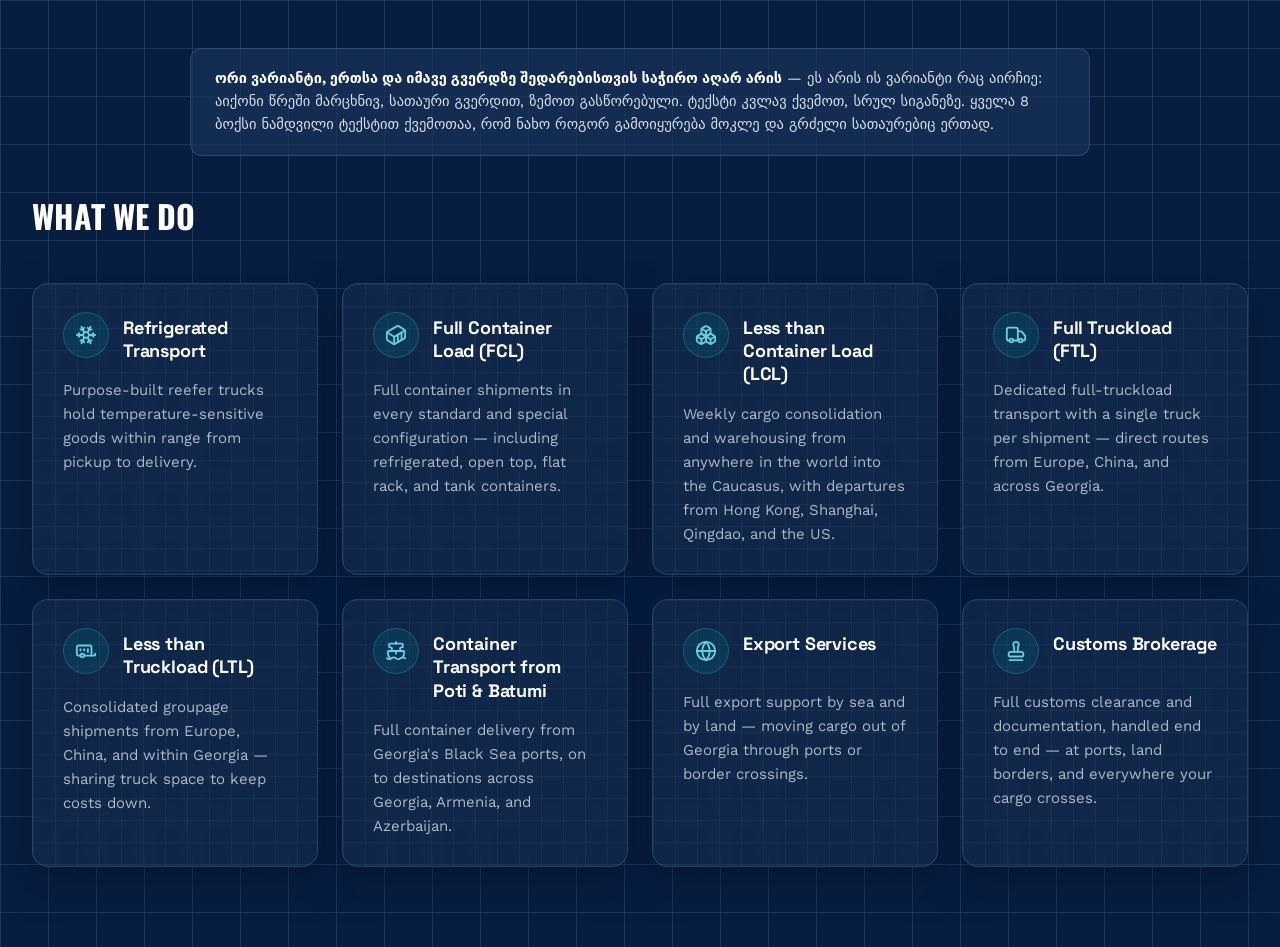
<file: Claude outputs/card-layout-preview.html>
<!DOCTYPE html>
<html lang="en">
<head>
<meta charset="UTF-8" />
<meta name="viewport" content="width=device-width, initial-scale=1.0" />
<title>Service card layout — preview</title>
<link rel="preconnect" href="https://fonts.googleapis.com" />
<link rel="preconnect" href="https://fonts.gstatic.com" crossorigin />
<link href="https://fonts.googleapis.com/css2?family=Oswald:wght@600;700&family=Space+Grotesk:wght@500;600;700&family=Work+Sans:wght@400;500;600&display=swap" rel="stylesheet" />
<style>
  :root {
    --navy: oklch(24% 0.07 258);
  }
  * { box-sizing: border-box; }
  body {
    margin: 0;
    font-family: 'Work Sans', system-ui, sans-serif;
    background-color: var(--navy);
    background-image:
      linear-gradient(oklch(48% 0.07 258 / 0.35) 1px, transparent 1px),
      linear-gradient(90deg, oklch(48% 0.07 258 / 0.35) 1px, transparent 1px);
    background-size: 48px 48px;
    padding: 48px 32px 80px;
  }
  .note {
    max-width: 900px;
    margin: 0 auto 36px;
    background: oklch(32% 0.08 258 / 0.7);
    border: 1px solid oklch(55% 0.08 258 / 0.4);
    border-radius: 12px;
    padding: 18px 24px;
    color: oklch(90% 0.01 260);
    font-size: 14.5px;
    line-height: 1.6;
  }
  .note b { color: #fff; }
  h2 {
    font-family: 'Oswald', 'Space Grotesk', system-ui, sans-serif;
    font-weight: 700;
    text-transform: uppercase;
    font-size: 32px;
    max-width: 56ch;
    color: #fff;
    margin: 0 auto 12px;
    max-width: 1400px;
  }
  .services-grid {
    max-width: 1400px;
    margin: 44px auto 0;
    display: grid;
    grid-template-columns: repeat(auto-fit, minmax(260px, 1fr));
    gap: 24px;
  }
  .service-card {
    position: relative;
    background-color: oklch(30% 0.07 258 / 0.55);
    background-image:
      linear-gradient(oklch(70% 0.05 210 / 0.08) 1px, transparent 1px),
      linear-gradient(90deg, oklch(70% 0.05 210 / 0.08) 1px, transparent 1px);
    background-size: 22px 22px;
    backdrop-filter: blur(10px);
    -webkit-backdrop-filter: blur(10px);
    border: 1px solid oklch(55% 0.08 258 / 0.35);
    border-radius: 16px;
    padding: 28px 30px;
    box-shadow: 0 16px 36px oklch(10% 0.06 258 / 0.28);
  }
  /* ---- NEW: icon + title on one row ---- */
  .service-card-head {
    display: flex;
    align-items: flex-start; /* icon stays pinned to the top when the title wraps to 2 lines */
    gap: 14px;
  }
  .service-icon-circle {
    flex-shrink: 0;
    width: 46px;
    height: 46px;
    border-radius: 50%;
    background: oklch(50% 0.1 210 / 0.22);
    border: 1px solid oklch(65% 0.1 210 / 0.35);
    display: flex;
    align-items: center;
    justify-content: center;
    color: oklch(80% 0.1 210);
  }
  .service-card h3 {
    font-family: 'Space Grotesk', 'Work Sans', system-ui, sans-serif;
    margin: 0;
    letter-spacing: -0.01em;
    font-size: 18px;
    line-height: 1.3;
    color: #fff;
    /* small vertical nudge so the title's cap-height optically centers
       against the circle's first line, since it no longer sits below it */
    padding-top: 4px;
  }
  .service-card p {
    font-size: 15px;
    line-height: 1.6;
    color: oklch(78% 0.02 260);
    margin: 16px 0 0;
  }
</style>
</head>
<body>

  <div class="note">
    <b>ორი ვარიანტი, ერთსა და იმავე გვერდზე შედარებისთვის საჭირო აღარ არის</b> — ეს არის ის ვარიანტი რაც აირჩიე: აიქონი წრეში მარცხნივ, სათაური გვერდით, ზემოთ გასწორებული. ტექსტი კვლავ ქვემოთ, სრულ სიგანეზე. ყველა 8 ბოქსი ნამდვილი ტექსტით ქვემოთაა, რომ ნახო როგორ გამოიყურება მოკლე და გრძელი სათაურებიც ერთად.
  </div>

  <h2>What We Do</h2>

  <div class="services-grid">

    <article class="service-card">
      <div class="service-card-head">
        <div class="service-icon-circle" aria-hidden="true">
          <svg width="22" height="22" viewBox="0 0 24 24" fill="none" stroke="currentColor" stroke-width="2" stroke-linecap="round" stroke-linejoin="round">
            <path d="m10 20-1.25-2.5L6 18" /><path d="M10 4 8.75 6.5 6 6" /><path d="m14 20 1.25-2.5L18 18" /><path d="m14 4 1.25 2.5L18 6" /><path d="m17 21-3-6h-4" /><path d="m17 3-3 6 1.5 3" /><path d="M2 12h6.5L10 9" /><path d="m20 10-1.5 2 1.5 2" /><path d="M22 12h-6.5L14 15" /><path d="m4 10 1.5 2L4 14" /><path d="m7 21 3-6-1.5-3" /><path d="m7 3 3 6h4" />
          </svg>
        </div>
        <h3>Refrigerated Transport</h3>
      </div>
      <p>Purpose-built reefer trucks hold temperature-sensitive goods within range from pickup to delivery.</p>
    </article>

    <article class="service-card">
      <div class="service-card-head">
        <div class="service-icon-circle" aria-hidden="true">
          <svg width="22" height="22" viewBox="0 0 24 24" fill="none" stroke="currentColor" stroke-width="2" stroke-linecap="round" stroke-linejoin="round">
            <path d="M22 7.7c0-.6-.4-1.2-.8-1.5l-6.3-3.9a1.72 1.72 0 0 0-1.7 0l-10.3 6c-.5.2-.9.8-.9 1.4v6.6c0 .5.4 1.2.8 1.5l6.3 3.9a1.72 1.72 0 0 0 1.7 0l10.3-6c.5-.3.9-1 .9-1.5Z" /><path d="M10 21.9V14L2.1 9.1" /><path d="m10 14 11.9-6.9" /><path d="M14 19.8v-8.1" /><path d="M18 17.5V9.4" />
          </svg>
        </div>
        <h3>Full Container Load (FCL)</h3>
      </div>
      <p>Full container shipments in every standard and special configuration — including refrigerated, open top, flat rack, and tank containers.</p>
    </article>

    <article class="service-card">
      <div class="service-card-head">
        <div class="service-icon-circle" aria-hidden="true">
          <svg width="22" height="22" viewBox="0 0 24 24" fill="none" stroke="currentColor" stroke-width="2" stroke-linecap="round" stroke-linejoin="round">
            <path d="M2.97 12.92A2 2 0 0 0 2 14.63v3.24a2 2 0 0 0 .97 1.71l3 1.8a2 2 0 0 0 2.06 0L12 19v-5.5l-5-3-4.03 2.42Z" /><path d="m7 16.5-4.74-2.85" /><path d="m7 16.5 5-3" /><path d="M7 16.5v5.17" /><path d="M12 13.5V19l3.97 2.38a2 2 0 0 0 2.06 0l3-1.8a2 2 0 0 0 .97-1.71v-3.24a2 2 0 0 0-.97-1.71L17 10.5l-5 3Z" /><path d="m17 16.5-5-3" /><path d="m17 16.5 4.74-2.85" /><path d="M17 16.5v5.17" /><path d="M7.97 4.42A2 2 0 0 0 7 6.13v4.37l5 3 5-3V6.13a2 2 0 0 0-.97-1.71l-3-1.8a2 2 0 0 0-2.06 0l-3 1.8Z" /><path d="M12 8 7.26 5.15" /><path d="m12 8 4.74-2.85" /><path d="M12 13.5V8" />
          </svg>
        </div>
        <h3>Less than Container Load (LCL)</h3>
      </div>
      <p>Weekly cargo consolidation and warehousing from anywhere in the world into the Caucasus, with departures from Hong Kong, Shanghai, Qingdao, and the US.</p>
    </article>

    <article class="service-card">
      <div class="service-card-head">
        <div class="service-icon-circle" aria-hidden="true">
          <svg width="22" height="22" viewBox="0 0 24 24" fill="none" stroke="currentColor" stroke-width="2" stroke-linecap="round" stroke-linejoin="round">
            <path d="M14 18V6a2 2 0 0 0-2-2H4a2 2 0 0 0-2 2v11a1 1 0 0 0 1 1h2" /><path d="M15 18H9" /><path d="M19 18h2a1 1 0 0 0 1-1v-3.65a1 1 0 0 0-.22-.624l-3.48-4.35A1 1 0 0 0 17.52 8H14" /><circle cx="17" cy="18" r="2" /><circle cx="7" cy="18" r="2" />
          </svg>
        </div>
        <h3>Full Truckload (FTL)</h3>
      </div>
      <p>Dedicated full-truckload transport with a single truck per shipment — direct routes from Europe, China, and across Georgia.</p>
    </article>

    <article class="service-card">
      <div class="service-card-head">
        <div class="service-icon-circle" aria-hidden="true">
          <svg width="22" height="22" viewBox="0 0 24 24" fill="none" stroke="currentColor" stroke-width="2" stroke-linecap="round" stroke-linejoin="round">
            <path d="M10 11.341V10" /><path d="M14 13v-3" /><path d="M18 17V8a2 2 0 00-2-2H4a2 2 0 00-2 2v7a2 2 0 002 2h2" /><path d="M22 15v1a1 1 0 01-1 1H10" /><path d="M6 11.341V10" /><circle cx="8" cy="17" r="2" />
          </svg>
        </div>
        <h3>Less than Truckload (LTL)</h3>
      </div>
      <p>Consolidated groupage shipments from Europe, China, and within Georgia — sharing truck space to keep costs down.</p>
    </article>

    <article class="service-card">
      <div class="service-card-head">
        <div class="service-icon-circle" aria-hidden="true">
          <svg width="22" height="22" viewBox="0 0 24 24" fill="none" stroke="currentColor" stroke-width="2" stroke-linecap="round" stroke-linejoin="round">
            <path d="M12 15v-3" /><path d="M12 2v2" /><path d="M16.5 12V9a1 1 0 011-1h1a1 1 0 001-1V5a1 1 0 00-1-1h-13a1 1 0 00-1 1v2a1 1 0 001 1h1a1 1 0 011 1v3" /><path d="M19.38 19c1.076-1.815 1.636-4.89 1.628-6.008a1 1 0 00-1-.992H3.984a1 1 0 00-1 .984c-.03 1.86.97 5.621 2.826 7.776" /><path d="M2 20c.6.5 1.2 1 2.5 1 2.5 0 2.5-2 5-2 1.3 0 1.9.5 2.5 1s1.2 1 2.5 1c2.5 0 2.5-2 5-2 1.3 0 1.9.5 2.5 1" />
          </svg>
        </div>
        <h3>Container Transport from Poti &amp; Batumi</h3>
      </div>
      <p>Full container delivery from Georgia's Black Sea ports, on to destinations across Georgia, Armenia, and Azerbaijan.</p>
    </article>

    <article class="service-card">
      <div class="service-card-head">
        <div class="service-icon-circle" aria-hidden="true">
          <svg width="22" height="22" viewBox="0 0 24 24" fill="none" stroke="currentColor" stroke-width="2" stroke-linecap="round" stroke-linejoin="round">
            <circle cx="12" cy="12" r="10" /><path d="M12 2a14.5 14.5 0 0 0 0 20 14.5 14.5 0 0 0 0-20" /><path d="M2 12h20" />
          </svg>
        </div>
        <h3>Export Services</h3>
      </div>
      <p>Full export support by sea and by land — moving cargo out of Georgia through ports or border crossings.</p>
    </article>

    <article class="service-card">
      <div class="service-card-head">
        <div class="service-icon-circle" aria-hidden="true">
          <svg width="22" height="22" viewBox="0 0 24 24" fill="none" stroke="currentColor" stroke-width="2" stroke-linecap="round" stroke-linejoin="round">
            <path d="M14 13V8.5C14 7 15 7 15 5a3 3 0 0 0-6 0c0 2 1 2 1 3.5V13" /><path d="M20 15.5a2.5 2.5 0 0 0-2.5-2.5h-11A2.5 2.5 0 0 0 4 15.5V17a1 1 0 0 0 1 1h14a1 1 0 0 0 1-1z" /><path d="M5 22h14" />
          </svg>
        </div>
        <h3>Customs Brokerage</h3>
      </div>
      <p>Full customs clearance and documentation, handled end to end — at ports, land borders, and everywhere your cargo crosses.</p>
    </article>

  </div>

</body>
</html>
</file>
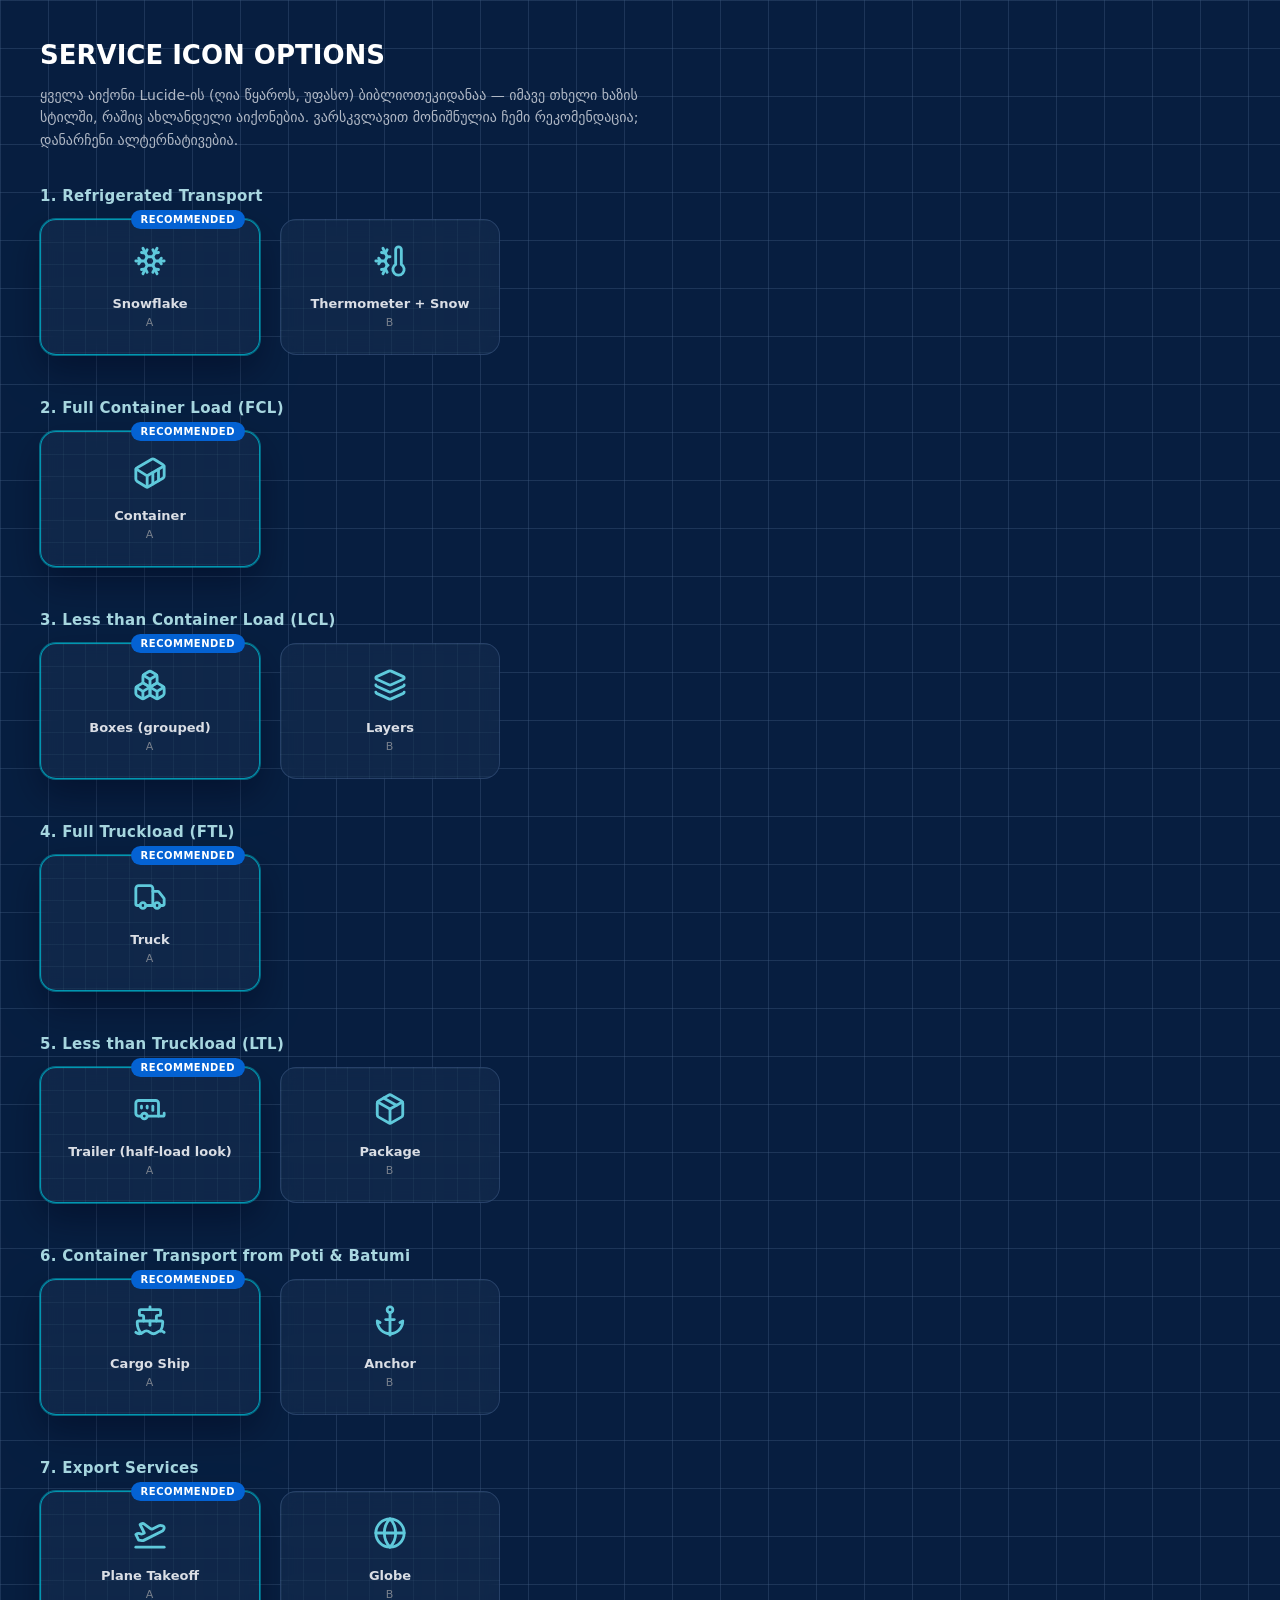
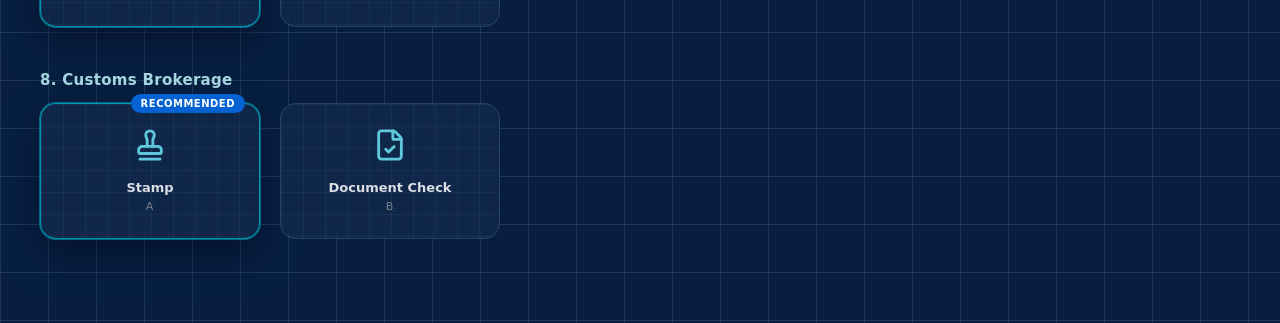
<file: Claude outputs/icon-preview.html>
<!DOCTYPE html>
<html lang="en">
<head>
<meta charset="UTF-8" />
<title>Service Icon Options</title>
<style>
  :root {
    --blue: oklch(52% 0.19 258);
    --navy: oklch(24% 0.07 258);
  }
  * { box-sizing: border-box; }
  body {
    margin: 0;
    font-family: 'Work Sans', system-ui, sans-serif;
    background-color: var(--navy);
    background-image:
      linear-gradient(oklch(48% 0.07 258 / 0.35) 1px, transparent 1px),
      linear-gradient(90deg, oklch(48% 0.07 258 / 0.35) 1px, transparent 1px);
    background-size: 48px 48px;
    padding: 40px;
    color: white;
  }
  h1 {
    font-family: 'Space Grotesk', system-ui, sans-serif;
    text-transform: uppercase;
    font-size: 26px;
    margin: 0 0 6px;
  }
  .intro {
    color: oklch(78% 0.02 260);
    font-size: 14px;
    margin-bottom: 36px;
    max-width: 70ch;
    line-height: 1.6;
  }
  .row {
    margin-bottom: 44px;
  }
  .row-title {
    font-family: 'Space Grotesk', system-ui, sans-serif;
    font-size: 15px;
    font-weight: 600;
    color: oklch(85% 0.05 210);
    margin-bottom: 14px;
    letter-spacing: 0.02em;
  }
  .options {
    display: grid;
    grid-template-columns: repeat(auto-fit, minmax(180px, 220px));
    gap: 20px;
  }
  .card {
    position: relative;
    background-color: oklch(30% 0.07 258 / 0.55);
    background-image:
      linear-gradient(oklch(70% 0.05 210 / 0.08) 1px, transparent 1px),
      linear-gradient(90deg, oklch(70% 0.05 210 / 0.08) 1px, transparent 1px);
    background-size: 22px 22px;
    backdrop-filter: blur(10px);
    border: 1px solid oklch(55% 0.08 258 / 0.35);
    border-radius: 16px;
    padding: 24px;
    text-align: center;
  }
  .card.recommended {
    border-color: oklch(70% 0.13 210 / 0.8);
    box-shadow: 0 0 0 1px oklch(70% 0.13 210 / 0.5), 0 16px 36px oklch(10% 0.06 258 / 0.4);
  }
  .card svg {
    color: oklch(78% 0.1 210);
    width: 34px;
    height: 34px;
  }
  .label {
    margin-top: 14px;
    font-size: 13px;
    color: oklch(90% 0.01 260);
    font-weight: 600;
  }
  .letter {
    display: inline-block;
    margin-top: 4px;
    font-size: 11px;
    color: oklch(60% 0.02 260);
    text-transform: uppercase;
    letter-spacing: 0.08em;
  }
  .badge {
    position: absolute;
    top: -10px;
    right: 14px;
    background: var(--blue);
    color: white;
    font-size: 10px;
    font-weight: 700;
    text-transform: uppercase;
    letter-spacing: 0.05em;
    padding: 4px 10px;
    border-radius: 999px;
  }
</style>
</head>
<body>
  <h1>Service Icon Options</h1>
  <p class="intro">ყველა აიქონი Lucide-ის (ღია წყაროს, უფასო) ბიბლიოთეკიდანაა — იმავე თხელი ხაზის სტილში, რაშიც ახლანდელი აიქონებია. ვარსკვლავით მონიშნულია ჩემი რეკომენდაცია; დანარჩენი ალტერნატივებია.</p>

  <div class="row">
    <div class="row-title">1. Refrigerated Transport</div>
    <div class="options">
      <div class="card recommended"><span class="badge">Recommended</span>
        <svg viewBox="0 0 24 24" fill="none" stroke="currentColor" stroke-width="2" stroke-linecap="round" stroke-linejoin="round"><path d="m10 20-1.25-2.5L6 18" /><path d="M10 4 8.75 6.5 6 6" /><path d="m14 20 1.25-2.5L18 18" /><path d="m14 4 1.25 2.5L18 6" /><path d="m17 21-3-6h-4" /><path d="m17 3-3 6 1.5 3" /><path d="M2 12h6.5L10 9" /><path d="m20 10-1.5 2 1.5 2" /><path d="M22 12h-6.5L14 15" /><path d="m4 10 1.5 2L4 14" /><path d="m7 21 3-6-1.5-3" /><path d="m7 3 3 6h4" /></svg>
        <div class="label">Snowflake</div><div class="letter">A</div>
      </div>
      <div class="card">
        <svg viewBox="0 0 24 24" fill="none" stroke="currentColor" stroke-width="2" stroke-linecap="round" stroke-linejoin="round"><path d="m10 20-1.25-2.5L6 18" /><path d="M10 4 8.75 6.5 6 6" /><path d="M10.585 15H10" /><path d="M2 12h6.5L10 9" /><path d="M20 14.54a4 4 0 1 1-4 0V4a2 2 0 0 1 4 0z" /><path d="m4 10 1.5 2L4 14" /><path d="m7 21 3-6-1.5-3" /><path d="m7 3 3 6h2" /></svg>
        <div class="label">Thermometer + Snow</div><div class="letter">B</div>
      </div>
    </div>
  </div>

  <div class="row">
    <div class="row-title">2. Full Container Load (FCL)</div>
    <div class="options">
      <div class="card recommended"><span class="badge">Recommended</span>
        <svg viewBox="0 0 24 24" fill="none" stroke="currentColor" stroke-width="2" stroke-linecap="round" stroke-linejoin="round"><path d="M22 7.7c0-.6-.4-1.2-.8-1.5l-6.3-3.9a1.72 1.72 0 0 0-1.7 0l-10.3 6c-.5.2-.9.8-.9 1.4v6.6c0 .5.4 1.2.8 1.5l6.3 3.9a1.72 1.72 0 0 0 1.7 0l10.3-6c.5-.3.9-1 .9-1.5Z" /><path d="M10 21.9V14L2.1 9.1" /><path d="m10 14 11.9-6.9" /><path d="M14 19.8v-8.1" /><path d="M18 17.5V9.4" /></svg>
        <div class="label">Container</div><div class="letter">A</div>
      </div>
    </div>
  </div>

  <div class="row">
    <div class="row-title">3. Less than Container Load (LCL)</div>
    <div class="options">
      <div class="card recommended"><span class="badge">Recommended</span>
        <svg viewBox="0 0 24 24" fill="none" stroke="currentColor" stroke-width="2" stroke-linecap="round" stroke-linejoin="round"><path d="M2.97 12.92A2 2 0 0 0 2 14.63v3.24a2 2 0 0 0 .97 1.71l3 1.8a2 2 0 0 0 2.06 0L12 19v-5.5l-5-3-4.03 2.42Z" /><path d="m7 16.5-4.74-2.85" /><path d="m7 16.5 5-3" /><path d="M7 16.5v5.17" /><path d="M12 13.5V19l3.97 2.38a2 2 0 0 0 2.06 0l3-1.8a2 2 0 0 0 .97-1.71v-3.24a2 2 0 0 0-.97-1.71L17 10.5l-5 3Z" /><path d="m17 16.5-5-3" /><path d="m17 16.5 4.74-2.85" /><path d="M17 16.5v5.17" /><path d="M7.97 4.42A2 2 0 0 0 7 6.13v4.37l5 3 5-3V6.13a2 2 0 0 0-.97-1.71l-3-1.8a2 2 0 0 0-2.06 0l-3 1.8Z" /><path d="M12 8 7.26 5.15" /><path d="m12 8 4.74-2.85" /><path d="M12 13.5V8" /></svg>
        <div class="label">Boxes (grouped)</div><div class="letter">A</div>
      </div>
      <div class="card">
        <svg viewBox="0 0 24 24" fill="none" stroke="currentColor" stroke-width="2" stroke-linecap="round" stroke-linejoin="round"><path d="M12.83 2.18a2 2 0 0 0-1.66 0L2.6 6.08a1 1 0 0 0 0 1.83l8.58 3.91a2 2 0 0 0 1.66 0l8.58-3.9a1 1 0 0 0 0-1.83z" /><path d="M2 12a1 1 0 0 0 .58.91l8.6 3.91a2 2 0 0 0 1.65 0l8.58-3.9A1 1 0 0 0 22 12" /><path d="M2 17a1 1 0 0 0 .58.91l8.6 3.91a2 2 0 0 0 1.65 0l8.58-3.9A1 1 0 0 0 22 17" /></svg>
        <div class="label">Layers</div><div class="letter">B</div>
      </div>
    </div>
  </div>

  <div class="row">
    <div class="row-title">4. Full Truckload (FTL)</div>
    <div class="options">
      <div class="card recommended"><span class="badge">Recommended</span>
        <svg viewBox="0 0 24 24" fill="none" stroke="currentColor" stroke-width="2" stroke-linecap="round" stroke-linejoin="round"><path d="M14 18V6a2 2 0 0 0-2-2H4a2 2 0 0 0-2 2v11a1 1 0 0 0 1 1h2" /><path d="M15 18H9" /><path d="M19 18h2a1 1 0 0 0 1-1v-3.65a1 1 0 0 0-.22-.624l-3.48-4.35A1 1 0 0 0 17.52 8H14" /><circle cx="17" cy="18" r="2" /><circle cx="7" cy="18" r="2" /></svg>
        <div class="label">Truck</div><div class="letter">A</div>
      </div>
    </div>
  </div>

  <div class="row">
    <div class="row-title">5. Less than Truckload (LTL)</div>
    <div class="options">
      <div class="card recommended"><span class="badge">Recommended</span>
        <svg viewBox="0 0 24 24" fill="none" stroke="currentColor" stroke-width="2" stroke-linecap="round" stroke-linejoin="round"><path d="M10 11.341V10" /><path d="M14 13v-3" /><path d="M18 17V8a2 2 0 00-2-2H4a2 2 0 00-2 2v7a2 2 0 002 2h2" /><path d="M22 15v1a1 1 0 01-1 1H10" /><path d="M6 11.341V10" /><circle cx="8" cy="17" r="2" /></svg>
        <div class="label">Trailer (half-load look)</div><div class="letter">A</div>
      </div>
      <div class="card">
        <svg viewBox="0 0 24 24" fill="none" stroke="currentColor" stroke-width="2" stroke-linecap="round" stroke-linejoin="round"><path d="M11 21.73a2 2 0 0 0 2 0l7-4A2 2 0 0 0 21 16V8a2 2 0 0 0-1-1.73l-7-4a2 2 0 0 0-2 0l-7 4A2 2 0 0 0 3 8v8a2 2 0 0 0 1 1.73z" /><path d="M12 22V12" /><polyline points="3.29 7 12 12 20.71 7" /><path d="m7.5 4.27 9 5.15" /></svg>
        <div class="label">Package</div><div class="letter">B</div>
      </div>
    </div>
  </div>

  <div class="row">
    <div class="row-title">6. Container Transport from Poti &amp; Batumi</div>
    <div class="options">
      <div class="card recommended"><span class="badge">Recommended</span>
        <svg viewBox="0 0 24 24" fill="none" stroke="currentColor" stroke-width="2" stroke-linecap="round" stroke-linejoin="round"><path d="M12 15v-3" /><path d="M12 2v2" /><path d="M16.5 12V9a1 1 0 011-1h1a1 1 0 001-1V5a1 1 0 00-1-1h-13a1 1 0 00-1 1v2a1 1 0 001 1h1a1 1 0 011 1v3" /><path d="M19.38 19c1.076-1.815 1.636-4.89 1.628-6.008a1 1 0 00-1-.992H3.984a1 1 0 00-1 .984c-.03 1.86.97 5.621 2.826 7.776" /><path d="M2 20c.6.5 1.2 1 2.5 1 2.5 0 2.5-2 5-2 1.3 0 1.9.5 2.5 1s1.2 1 2.5 1c2.5 0 2.5-2 5-2 1.3 0 1.9.5 2.5 1" /></svg>
        <div class="label">Cargo Ship</div><div class="letter">A</div>
      </div>
      <div class="card">
        <svg viewBox="0 0 24 24" fill="none" stroke="currentColor" stroke-width="2" stroke-linecap="round" stroke-linejoin="round"><path d="M12 6v16" /><path d="m19 13 2-1a9 9 0 0 1-18 0l2 1" /><path d="M9 11h6" /><circle cx="12" cy="4" r="2" /></svg>
        <div class="label">Anchor</div><div class="letter">B</div>
      </div>
    </div>
  </div>

  <div class="row">
    <div class="row-title">7. Export Services</div>
    <div class="options">
      <div class="card recommended"><span class="badge">Recommended</span>
        <svg viewBox="0 0 24 24" fill="none" stroke="currentColor" stroke-width="2" stroke-linecap="round" stroke-linejoin="round"><path d="M2 22h20" /><path d="M6.36 17.4 4 17l-2-4 1.1-.55a2 2 0 0 1 1.8 0l.17.1a2 2 0 0 0 1.8 0L8 12 5 6l.9-.45a2 2 0 0 1 2.09.2l4.02 3a2 2 0 0 0 2.1.2l4.19-2.06a2.41 2.41 0 0 1 1.73-.17L21 7a1.4 1.4 0 0 1 .87 1.99l-.38.76c-.23.46-.6.84-1.07 1.08L7.58 17.2a2 2 0 0 1-1.22.18Z" /></svg>
        <div class="label">Plane Takeoff</div><div class="letter">A</div>
      </div>
      <div class="card">
        <svg viewBox="0 0 24 24" fill="none" stroke="currentColor" stroke-width="2" stroke-linecap="round" stroke-linejoin="round"><circle cx="12" cy="12" r="10" /><path d="M12 2a14.5 14.5 0 0 0 0 20 14.5 14.5 0 0 0 0-20" /><path d="M2 12h20" /></svg>
        <div class="label">Globe</div><div class="letter">B</div>
      </div>
    </div>
  </div>

  <div class="row">
    <div class="row-title">8. Customs Brokerage</div>
    <div class="options">
      <div class="card recommended"><span class="badge">Recommended</span>
        <svg viewBox="0 0 24 24" fill="none" stroke="currentColor" stroke-width="2" stroke-linecap="round" stroke-linejoin="round"><path d="M14 13V8.5C14 7 15 7 15 5a3 3 0 0 0-6 0c0 2 1 2 1 3.5V13" /><path d="M20 15.5a2.5 2.5 0 0 0-2.5-2.5h-11A2.5 2.5 0 0 0 4 15.5V17a1 1 0 0 0 1 1h14a1 1 0 0 0 1-1z" /><path d="M5 22h14" /></svg>
        <div class="label">Stamp</div><div class="letter">A</div>
      </div>
      <div class="card">
        <svg viewBox="0 0 24 24" fill="none" stroke="currentColor" stroke-width="2" stroke-linecap="round" stroke-linejoin="round"><path d="M6 22a2 2 0 0 1-2-2V4a2 2 0 0 1 2-2h8a2.4 2.4 0 0 1 1.704.706l3.588 3.588A2.4 2.4 0 0 1 20 8v12a2 2 0 0 1-2 2z" /><path d="M14 2v5a1 1 0 0 0 1 1h5" /><path d="m9 15 2 2 4-4" /></svg>
        <div class="label">Document Check</div><div class="letter">B</div>
      </div>
    </div>
  </div>

</body>
</html>
</file>
<file: css/style.css>
/* =========================================================
   On-Time Logistics Company — main stylesheet
   Colors: corporate blue + white, per brand direction.
   Fonts: Space Grotesk (headings), Work Sans (body).
   ========================================================= */

:root {
  --blue: oklch(52% 0.19 258);
  --blue-dark: oklch(38% 0.16 258);
  --cyan: oklch(58% 0.14 210);
  --gold: oklch(80% 0.15 85);
  --gold-dark: oklch(72% 0.15 78);
  --navy: oklch(24% 0.07 258);
  --navy-light: oklch(32% 0.08 258);
  --ink: oklch(22% 0.03 260);
  --muted: oklch(46% 0.02 260);
  --bg: oklch(98.5% 0.004 90);
  --card: oklch(96.5% 0.012 260);
  --line: oklch(90% 0.012 260);
  --white: oklch(100% 0 0);
}

* {
  box-sizing: border-box;
}

html {
  /* One-page site now (per Lasha) — nav links are #anchors, so this
     makes clicking About Us/Services/Contact glide down instead of
     jumping instantly. */
  scroll-behavior: smooth;
}

/* Corporate-navy grid pattern, used as the page's base canvas everywhere
   nothing else covers it (behind Services/Calculator/Contact, the
   header, and the gap between Hero and About). Two thin repeating lines
   (one vertical, one horizontal) on the navy base — subtle graph-paper
   texture rather than a loud pattern. Per Lasha: restored site-wide
   after a brief experiment confining it to just the header/divider/
   cards read as "the site is broken" rather than calmer — the grid
   belongs everywhere, showing through behind the photos wherever they
   fade to transparent (see .hero/.about-hero/.section-divider below).
   Line color is Lasha's own hex pick (#0B2A53), solid rather than the
   translucent oklch tint this used to be — same pattern in .site-header
   just below, kept identical so the header and page grid tile
   seamlessly into one another. */
body {
  margin: 0;
  font-family: 'Work Sans', system-ui, sans-serif;
  color: var(--ink);
  background-color: var(--navy);
  background-image:
    linear-gradient(#0B2A53 1px, transparent 1px),
    linear-gradient(90deg, #0B2A53 1px, transparent 1px);
  background-size: 48px 48px;
  /* Belt-and-suspenders against horizontal overflow (found and fixed one
     real cause — a stray absolutely-positioned input stretching to
     1300+px — but this stops any FUTURE regression like it from ever
     showing as a scrollable strip of empty background past the edge of
     the page, instead of it needing to be tracked down again). Also lets
     a single long, unbreakable word wrap instead of forcing its own
     overflow — relevant once the Georgian translation goes in, since
     Georgian compounds run long with no natural break point. */
  overflow-x: hidden;
  overflow-wrap: break-word;
}

/* Sticky header is 76px tall — without this, jumping to an #anchor lands
   the section right under it, with its top few pixels hidden behind the
   header. Applies to every anchor-able section (About/Services/Contact). */
main section[id] {
  scroll-margin-top: 92px;
}

h1, h2, h3 {
  font-family: 'Space Grotesk', 'Work Sans', system-ui, sans-serif;
  margin: 0;
  letter-spacing: -0.01em;
}

p {
  margin: 0;
}

a {
  color: var(--blue);
  text-decoration: none;
}

a:hover {
  color: var(--blue-dark);
}

.container {
  max-width: 1400px;
  margin: 0 auto;
  padding: 0 32px;
}

/* ---------- Buttons ---------- */

.btn {
  display: inline-flex;
  align-items: center;
  gap: 10px;
  font-family: 'Work Sans', sans-serif;
  font-weight: 600;
  font-size: 16px;
  padding: 14px 26px;
  border-radius: 10px;
  white-space: nowrap;
  /* Some of these are <a> tags, some are <button type="submit">. Without
     this, <button> keeps the browser's default 1px border, which made the
     button-based CTAs (Calculate, Request a quote) show a visible ring
     that the anchor-based ones (Start Now) never had. .btn-outline and
     .btn-outline-gold set their own border further down and still win. */
  border: none;
  cursor: pointer;
}

.btn-primary {
  background: var(--blue);
  color: var(--white);
}

.btn-primary:hover {
  background: var(--blue-dark);
  color: var(--white);
}

.btn-small {
  padding: 11px 20px;
  font-size: 14px;
}

.btn-light {
  background: var(--white);
  color: var(--ink);
}

.btn-accent {
  background: var(--gold);
  color: var(--ink);
  border-radius: 999px;
  font-weight: 700;
}

.btn-accent:hover {
  background: var(--gold-dark);
  color: var(--ink);
}

.btn-outline-gold {
  background: transparent;
  color: var(--gold);
  border: 1px solid var(--gold);
  border-radius: 999px;
  font-weight: 600;
}

.btn-outline-gold:hover {
  background: var(--gold);
  color: var(--ink);
}

/* Same pill shape as .btn-accent, but in the site's cyan accent — for
   the .services-cta "Talk to a specialist" button, so that CTA doesn't
   read as yet another gold button competing with the ones elsewhere. */
.btn-cyan {
  /* Lasha's exact pick: rgba(11, 200, 233, 1) = #0BC8E9 — brighter/more
     saturated than the sitewide var(--cyan), used only for these two
     CTA buttons rather than changed globally. */
  background: #0bc8e9;
  color: var(--ink);
  border-radius: 999px;
  font-weight: 700;
}

.btn-cyan:hover {
  background: #3ad4ee;
  color: var(--ink);
}

.btn-link {
  font-weight: 600;
  font-size: 15px;
  padding: 12px 4px;
  border-bottom: 2px solid var(--line);
  border-radius: 0;
}

.btn-link:hover {
  border-color: var(--blue);
  color: var(--blue);
}

.eyebrow {
  display: inline-flex;
  align-items: center;
  gap: 8px;
  font-size: 13px;
  font-weight: 600;
  letter-spacing: 0.08em;
  text-transform: uppercase;
  color: var(--blue);
}

/* ---------- Header ----------
   Just the logo + nav row. (The old dispatch/booking strip and, later,
   the floating contact box have both been removed per Lasha — contact
   info will live in #contact, linked from the "Contact" nav item, once
   that flow is finalized.) */

.site-header {
  position: sticky;
  top: 0;
  z-index: 10;
  /* Per Lasha: header now carries the same grid-pattern canvas as the
     rest of the page (was solid navy) — both start their pattern at the
     very top of the document (y:0), so the tiling lines up seamlessly
     with the grid revealed through .hero's new top fade just below it,
     instead of a hard-edged solid bar sitting on top of the photo. */
  background-color: var(--navy);
  background-image:
    linear-gradient(#0B2A53 1px, transparent 1px),
    linear-gradient(90deg, #0B2A53 1px, transparent 1px);
  background-size: 48px 48px;
}

.header-inner {
  display: flex;
  align-items: center;
  justify-content: space-between;
  height: 76px;
  /* Was the shared, centered .container (max-width 1400px, margin: 0
     auto) — per Lasha, that left a visible gap before the logo on wide
     screens instead of hugging the true left edge. Same left/right inset
     as the rest of the page now, so the logo and the nav/search/GE|EN
     group line up with Hero/Services/Calculator/Contact's edges too. */
  padding-left: clamp(20px, 2.5vw, 56px);
  padding-right: clamp(20px, 2.5vw, 56px);
}

/* Groups nav + search + language switch together on the right, so
   .header-inner only has to split logo vs. everything-else. */
.header-right {
  display: flex;
  align-items: center;
  gap: 40px;
}

.logo {
  display: flex;
  align-items: center;
  gap: 10px;
}

.logo-mark {
  display: inline-block;
  width: 34px;
  height: 34px;
  border-radius: 50%;
  background: conic-gradient(from 210deg, var(--blue), var(--cyan) 40%, var(--blue) 100%);
}

.logo-mark-small {
  width: 20px;
  height: 20px;
}

.logo-text {
  display: flex;
  flex-direction: column;
  line-height: 1.05;
}

.logo-title {
  font-family: 'Space Grotesk', sans-serif;
  font-weight: 700;
  font-size: 18px;
  letter-spacing: -0.01em;
  color: var(--ink);
}

.logo-subtitle {
  font-size: 10px;
  font-weight: 600;
  letter-spacing: 0.16em;
  color: var(--muted);
}

.logo-img {
  display: block;
  height: 48px;
  width: auto;
}

.logo-img-small {
  height: 22px;
}

.main-nav {
  display: flex;
  align-items: center;
  /* Slightly tighter now that each link carries its own box (padding
     already adds visual separation, so the links don't need as much raw
     gap between them as plain text links did). */
  gap: 12px;
  font-size: 13.5px;
  font-weight: 600;
  letter-spacing: 0.06em;
  text-transform: uppercase;
}

/* Per Lasha: nav links now match the site's "boxed" language everywhere
   else (Hero/About/Services cards) — thin, translucent boxes with a
   soft shadow, same family as .nav-search below so the whole right side
   of the header reads as one consistent system. Lifts slightly on hover
   as the one piece of feedback (these do navigate, unlike .nav-search,
   which stays static — see its own comment). */
.main-nav a {
  display: inline-flex;
  align-items: center;
  color: oklch(88% 0.02 260);
  padding: 9px 16px;
  /* Per Lasha: the old near-transparent fill (4% white) let the header's
     grid-pattern lines show straight through the boxes — darkened to a
     solid-reading navy (plus a blur, same recipe as the page's other
     translucent cards) so the boxes read as opaque pills, not windows
     onto the grid behind them. */
  background: oklch(22% 0.05 258 / 0.8);
  backdrop-filter: blur(6px);
  -webkit-backdrop-filter: blur(6px);
  border: 1px solid oklch(100% 0 0 / 0.14);
  border-radius: 10px;
  box-shadow: 0 6px 16px oklch(10% 0.05 258 / 0.3);
  transition: transform 0.25s ease, background-color 0.25s ease,
    border-color 0.25s ease, box-shadow 0.25s ease, color 0.2s ease;
}

.main-nav a:hover {
  color: var(--white);
  transform: translateY(-3px);
  background: oklch(28% 0.06 258 / 0.88);
  border-color: oklch(100% 0 0 / 0.26);
  box-shadow: 0 10px 22px oklch(10% 0.05 258 / 0.4);
}

@media (prefers-reduced-motion: reduce) {
  .main-nav a:hover {
    transform: none;
  }
}

.main-nav a.nav-disabled {
  color: oklch(55% 0.03 260);
  cursor: default;
}

.main-nav a.nav-disabled:hover {
  color: oklch(55% 0.03 260);
  transform: none;
  background: oklch(22% 0.05 258 / 0.8);
  border-color: oklch(100% 0 0 / 0.14);
  box-shadow: 0 6px 16px oklch(10% 0.05 258 / 0.3);
}

/* ---------- Header utility ----------
   Used to hold the search box (removed per Lasha — visual only, no
   search backend, just a non-functional box) and, before that, the
   GE/EN language toggle (also removed — see index.html's
   header-utility for why). Kept as an empty wrapper in the markup in
   case something real lands here later; harmless with nothing inside
   it. */
.header-utility {
  display: flex;
  align-items: center;
  gap: 14px;
}

/* ---------- Hero ----------
   New hero-truck.jpg (highway/trees shot) has the truck sitting in the
   right ~65% of the frame, with genuinely open trees/sky/road on the
   left third — that's where the copy lives now. background-size:cover
   never crops horizontally here (the photo is wider than tall relative
   to the hero), so that left-empty-third holds regardless of screen
   width; only the top/bottom get cropped as the hero gets taller or
   shorter. The gradient runs left-to-right (not top-to-bottom like the
   old photo) so it darkens the open trees/road for text legibility but
   fades out well before the truck itself, leaving the truck untouched. */

.hero {
  position: relative;
  /* Per Lasha: on wide screens (his own 24" monitor included) the fixed
     600px height was noticeably shorter than the photos' native 2.33:1
     shape, so background-size:cover was cropping a good chunk off the
     top/bottom — tires and asphalt were getting cut off. aspect-ratio
     ties the box's height to its width in the SAME ratio as the actual
     photo files (all four are exactly 1568x672), so at most screen
     widths the full photo shows with no vertical cropping at all — no
     more, no less than the image actually has.
     min-height keeps mobile/narrow screens at the same 600px they had
     before (below ~1400px wide, aspect-ratio alone would make the hero
     too short for the text card) — unchanged there, so this only ever
     helps, never hurts.
     max-height stops it from growing indefinitely on ultra-wide
     monitors, where matching the ratio exactly would make Hero
     enormous (browsers clamp the aspect-ratio height against these two
     automatically). */
  /* Explicit width:100% — without it, Chromium's aspect-ratio + max-height
     combination can solve width FROM the clamped height instead of the
     other way around once max-height engages (seen on ultra-wide test
     screens: the hero visibly stopped short of the right edge instead of
     spanning it). Pinning width removes that ambiguity. */
  width: 100%;
  aspect-ratio: 1568 / 672;
  min-height: 600px;
  max-height: 820px;
  display: flex;
  /* Bottom-anchored, but raised off the true bottom edge and pulled
     further toward the left edge per Lasha — with the card now boxed
     (see .hero-copy), it was sitting too close to the truck and too
     close to the bottom of the frame. This flex container hugs its one
     normal-flow child (.hero-copy) exactly, so padding-top/padding-bottom
     directly control the card's on-screen position: less top padding
     raises it, more bottom padding pushes it further from the bottom
     edge/dots. */
  align-items: flex-end;
  padding-top: 20px;
  padding-bottom: 100px;
  /* Fixed left inset (not the shared centered .container) so the text
     always hugs the true left edge, on any screen width. */
  padding-left: clamp(20px, 2.5vw, 56px);
  /* Slides move via transform: translateX() (see .hero-slide below) and
     must never spill outside the hero box while off-screen. */
  overflow: hidden;
}

/* ---------- Hero photo carousel ----------
   .hero-media is the whole photo layer, sized to fill .hero. It holds:
   one .hero-slide per photo (only ever one on screen at a time — see
   js/script.js for how it swaps them), plus .hero-gradient, the same
   left-to-right darkening this section always had, now painted once on
   top of ALL slides instead of baked into a single background-image.
   The two-sided top/bottom fade (into the header above and
   .section-divider below) lives here too, not on .hero itself, so it
   only ever fades the PHOTO — .hero-copy and .hero-dots stay fully
   opaque regardless of scroll position. */
.hero-media {
  position: absolute;
  inset: 0;
  z-index: 0;
}

/* Wraps ONLY the photo (slides + darkening gradient) — the top/bottom
   mask-image fade below is scoped to this layer alone, not to the whole
   of .hero-media, specifically so it never touches .hero-dots (a sibling
   of this wrapper, not a child of it — see index.html). Dots briefly
   lived directly inside the masked layer and got faded to invisible
   along with the photo, since bottom:20px falls inside the mask's last
   56px transparent zone. */
.hero-photo-layer {
  position: absolute;
  inset: 0;
  overflow: hidden;
  /* Two-sided fade, per Lasha: feathers in from transparent over the
     first 48px (right under the sticky header, which shares this same
     grid pattern — see .site-header — so the photo emerges out of the
     header's canvas instead of starting on a hard line under it), AND
     feathers to transparent over the last 56px, letting the
     grid-pattern body background show through instead of ending on a
     hard edge — the "gentle transition" into .section-divider and
     .about-hero below. */
  mask-image: linear-gradient(to bottom, transparent 0, black 48px, black calc(100% - 56px), transparent 100%);
  -webkit-mask-image: linear-gradient(to bottom, transparent 0, black 48px, black calc(100% - 56px), transparent 100%);
}

.hero-slide {
  position: absolute;
  inset: 0;
  background-size: cover;
  background-position: center center;
  /* Waiting off-screen to the right by default — js/script.js slides the
     active one to 0 and the one it replaces to -100%, which is what
     produces the right-to-left motion. Every slide not currently
     involved in a transition sits here, invisible, until its turn. */
  transform: translateX(100%);
  transition: transform 1000ms cubic-bezier(0.65, 0, 0.35, 1);
}

.hero-slide.is-active {
  transform: translateX(0);
  z-index: 2;
}

.hero-gradient {
  position: absolute;
  inset: 0;
  /* Above every .hero-slide (they only ever reach z-index: 2) so the
     text-legibility darkening is constant no matter which photo is
     showing. */
  z-index: 5;
  /* Reverted a brief experiment that painted the grid as a visible film
     over the photo itself, fading with scroll depth — per Lasha, that
     read as broken, not intentional. Grid stays off the visible photo;
     it belongs only on the body canvas showing through behind it (see
     body, above), same as before. */
  background-image: linear-gradient(90deg, oklch(15% 0.06 258 / 0.72) 0%, oklch(15% 0.06 258 / 0.4) 22%, transparent 34%);
  pointer-events: none;
}

@media (prefers-reduced-motion: reduce) {
  .hero-slide {
    transition: none;
  }
}

.hero-copy {
  position: relative;
  z-index: 1;
  /* Kept narrow on purpose: the open (tree/sky) strip in the photo is
     only about a third of the frame's width, and that fraction doesn't
     change with window width since the photo isn't cropped horizontally.
     A wider block would start running into the truck's cab on ordinary
     laptop screens (not just Lasha's ultra-wide monitor). */
  max-width: 420px;
  /* Per Lasha: headline + subtext + stats now live together in one
     translucent "card" (same frosted recipe .hero-stats used to carry on
     its own — see below) instead of just the stats having a backdrop.
     The card sits outside .hero-media, so it stays put in the same spot
     while the photo behind it keeps auto-advancing — only the picture
     moves, never this box. */
  background: oklch(15% 0.05 258 / 0.55);
  backdrop-filter: blur(8px);
  -webkit-backdrop-filter: blur(8px);
  border: 1px solid oklch(100% 0 0 / 0.1);
  border-radius: 18px;
  padding: 28px 32px;
  box-shadow: 0 18px 40px oklch(10% 0.05 258 / 0.35);
  transition: transform 0.5s ease;
}

/* Subtle "breathing" pulse on hover, per Lasha — a gentle cue that the
   card is interactive/alive, not a static caption. Runs only while the
   cursor is actually over the card, and only in one place (never moves
   position), so it never fights the carousel underneath it. */
@keyframes hero-copy-pulse {
  0%, 100% {
    transform: scale(1);
  }
  50% {
    transform: scale(1.018);
  }
}

.hero-copy:hover {
  animation: hero-copy-pulse 1.8s ease-in-out infinite;
}

@media (prefers-reduced-motion: reduce) {
  .hero-copy:hover {
    animation: none;
  }
}

.hero-copy .eyebrow-light::before,
.about-copy .eyebrow-light::before {
  content: "";
  display: block;
  width: 56px;
  height: 3px;
  background: var(--cyan);
  margin-bottom: 14px;
}

.eyebrow-light {
  color: oklch(85% 0.05 210);
}

.hero-subtext {
  font-size: 16px;
  line-height: 1.6;
  color: oklch(92% 0.01 260);
  margin-top: 20px;
  max-width: 38ch;
}

.hero h1 {
  font-family: 'Oswald', 'Space Grotesk', system-ui, sans-serif;
  font-weight: 700;
  text-transform: uppercase;
  /* Sized to fit the ~420px-wide open strip in the new photo without
     wrapping mid-word on ordinary (non-ultra-wide) screens — see the
     .hero-copy comment for why the column itself stays narrow. */
  font-size: 46px;
  line-height: 1.12;
  letter-spacing: 0.005em;
  margin-top: 0;
  color: var(--white);
  text-shadow: 0 2px 20px oklch(15% 0.05 258 / 0.45);
}

/* ---------- Hero stat strip ----------
   Moved from bottom-right-of-photo (absolute) to the same left column as
   the headline, right under the subtext — per Lasha's markup. It's a
   normal block now (no more position:absolute), so it just stacks under
   .hero-subtext in document order. */
.hero-stats {
  display: flex;
  gap: 24px;
  margin-top: 26px;
  /* Own backdrop removed — it now lives one level up on .hero-copy, which
     wraps the headline + subtext + this stat row into a single card (per
     Lasha). Kept as its own block so the divider lines between stats
     still work exactly as before. */
}

.hero-stat {
  padding-left: 18px;
  border-left: 1px solid oklch(100% 0 0 / 0.3);
}

.hero-stat:first-child {
  padding-left: 0;
  border-left: none;
}

.hero-stat-number {
  display: block;
  font-family: 'Space Grotesk', sans-serif;
  font-weight: 700;
  font-size: 24px;
  color: var(--white);
}

.hero-stat-label {
  display: block;
  font-size: 10px;
  font-weight: 600;
  letter-spacing: 0.07em;
  text-transform: uppercase;
  color: oklch(80% 0.02 260);
  margin-top: 4px;
  line-height: 1.4;
}

/* Dot row for the hero photo carousel — one dot per slide, sitting
   inside .hero's own padding-bottom (empty space below .hero-stats), so
   it never overlaps the headline/stats column. drop-shadow keeps the
   dots readable regardless of which photo/how bright it is behind
   them. */
.hero-dots {
  position: absolute;
  left: 0;
  right: 0;
  bottom: 20px;
  z-index: 1;
  display: flex;
  justify-content: center;
  gap: 10px;
  filter: drop-shadow(0 1px 4px oklch(15% 0.05 258 / 0.55));
}

.hero-dot {
  width: 9px;
  height: 9px;
  border-radius: 50%;
  background: oklch(100% 0 0 / 0.4);
  border: none;
  padding: 0;
  cursor: pointer;
  transition: background 0.25s ease, transform 0.25s ease;
}

.hero-dot:hover {
  background: oklch(100% 0 0 / 0.7);
}

.hero-dot.is-active {
  background: var(--white);
  transform: scale(1.25);
}

/* Generic placeholder box — used wherever a real photo is still pending
   (e.g. inside the services/routes sections later on). */
.image-placeholder {
  width: 100%;
  height: 100%;
  min-height: 320px;
  display: flex;
  align-items: center;
  justify-content: center;
  text-align: center;
  padding: 24px;
  background:
    repeating-linear-gradient(45deg, var(--line) 0, var(--line) 1px, transparent 1px, transparent 14px);
  border: 1px dashed var(--line);
  border-radius: 20px;
  color: var(--muted);
  font-size: 14px;
  font-weight: 500;
}

/* ---------- Services ---------- */

.services {
  /* Per Lasha: trimmed ~18% off this section's own top/bottom padding
     (100px -> 82px, same reduction across .calculator/.process/
     .partners/.contact below) — the gap between two boxed sections is
     the sum of both their paddings, so a big desktop screen was leaving
     noticeably more dead space between boxes than felt right. */
  padding-top: 82px;
  padding-bottom: 82px;
  /* Same left inset as .hero/.about-hero (not the shared centered
     .container) so .services-box lines up on exactly the same left edge
     as .hero-copy/.about-copy when scrolling — per Lasha, "What We Do"
     was visibly offset from the boxes above it. Mirrored on the right so
     .services-box reads as a centered-ish panel rather than one hugging
     only the left edge. */
  padding-left: clamp(20px, 2.5vw, 56px);
  padding-right: clamp(20px, 2.5vw, 56px);
}

/* One big transparent card wrapping the heading + the whole services
   grid, per Lasha — explicitly the same plain frosted-glass recipe as
   .hero-copy/.about-copy (NOT the finer grid-textured look the individual
   .service-card items below use — he was clear this outer box should
   have no texture of its own, "უბრალოდ გამჭვირვალე ბოქსი"). */
.services-box {
  position: relative;
  /* Full width edge-to-edge (no max-width cap), per Lasha — the box now
     fills exactly from the left inset to the right inset set on
     .services below, same as Hero/About's photo layer, instead of
     capping out and leaving a blank strip on wide/ultra-wide screens.
     See .services-grid below for how the card grid avoids an awkward
     5th/6th column now that there's more width to fill. */
  background: oklch(15% 0.05 258 / 0.5);
  backdrop-filter: blur(8px);
  -webkit-backdrop-filter: blur(8px);
  border: 1px solid oklch(100% 0 0 / 0.1);
  border-radius: 22px;
  padding: 48px clamp(24px, 4vw, 56px) 56px;
  box-shadow: 0 18px 40px oklch(10% 0.05 258 / 0.35);
}

.services h2 {
  font-family: 'Oswald', 'Space Grotesk', system-ui, sans-serif;
  font-weight: 700;
  text-transform: uppercase;
  font-size: 32px;
  /* No eyebrow above it anymore ("What We Do" IS the heading now, per
     Lasha) — was 14px to clear the eyebrow line above; 0 now that it's
     the first element in the section (now the first element inside
     .services-box). */
  margin-top: 0;
  max-width: 56ch;
  /* Section no longer has a light background (dark grid canvas now sits
     behind it per Lasha's request), so the heading needs an explicit
     light color instead of inheriting var(--ink). */
  color: var(--white);
}

.services-grid {
  display: grid;
  /* Fixed column count, not auto-fit — now that .services-box is full
     width edge-to-edge, auto-fit would keep adding columns as the screen
     gets wider and orphan a short last row. 10 cards now (was 8, until
     Air Shipments + Warehousing were added per Lasha) — 5 is the base/
     desktop count so two full rows of 5 land evenly; the breakpoint
     below switches to 2 (5 rows of 2), then 1 on mobile — all divisors
     of 10. Individual .service-card styling itself is untouched. */
  grid-template-columns: repeat(5, 1fr);
  gap: 28px;
  margin-top: 44px;
  /* Extra breathing room after the LAST row, on top of .services-box's
     own bottom padding and .services' own section padding — per Lasha:
     the fixed .quick-nav dock sits ~80px above the very bottom of the
     viewport, and without this the last row's cards had barely any
     runway before Process began, so a normal scroll gesture could
     "settle" with that row's text still trapped behind the dock,
     needing an extra deliberate scroll to read it. This gives scroll
     momentum enough empty space to carry past the dock's band before
     the section visually ends. Desktop only (see the mobile override
     below) — mobile's dock is smaller and Lasha specifically asked for
     TIGHTER section spacing there for a continuous-scroll feel, so this
     shouldn't fight that fix. */
  margin-bottom: 40px;
}

/* Closing CTA strip under the 8 service cards, per Lasha — a soft cyan-
   tinted band (not a plain card, so it reads as a distinct "final word"
   rather than a 9th grid item) with a pill button, same shape language
   as .btn-accent's gold pill but in the site's cyan accent instead of
   gold, so it doesn't compete with the gold CTAs used elsewhere. */
.services-cta {
  margin-top: 32px;
  display: flex;
  align-items: center;
  justify-content: space-between;
  flex-wrap: wrap;
  gap: 18px;
  padding: 26px 32px;
  border-radius: 16px;
  /* Matched to .service-card's own plain-blue recipe per Lasha — was a
     cyan-tinted gradient, read as a different color family from the 8
     cards above it instead of the same box style with a button inside. */
  background-color: oklch(30% 0.07 258 / 0.55);
  backdrop-filter: blur(10px);
  -webkit-backdrop-filter: blur(10px);
  border: 1px solid oklch(55% 0.08 258 / 0.35);
}

.services-cta p {
  margin: 0;
  color: var(--white);
  font-size: 17px;
  font-weight: 500;
}

/* Ultra-wide monitors (Lasha's own setup included): with .services-box
   now spanning the full width, 5 columns (2 rows) would leave each row
   quite short and wide — one single row of all 10 cards uses that extra
   width instead of leaving a second row half-empty-looking. */
@media (min-width: 2200px) {
  .services-grid {
    grid-template-columns: repeat(10, 1fr);
  }
}

/* Cards were solid white; per Lasha, switched back to the site's navy
   palette — semi-transparent (glass) with backdrop-filter blur. (Briefly
   carried a faint grid-texture background-image at a finer scale than
   the site-wide grid pattern — per Lasha, removed again: plain blue,
   no pattern.) The transform/transition here is the base state for the
   cursor-tilt effect below (js/script.js sets --rx/--ry on mousemove) —
   perspective() + the two rotate axes give the "tilts slightly as the
   cursor moves over it" effect Lasha asked for. */
.service-card {
  position: relative;
  /* Grid items default to min-width: auto, which floors a card's width
     at its content's min-content size (e.g. the longest unbreakable
     word in a title like "Container Transport from Poti & Batumi").
     In the 5-column desktop layout that floor could exceed 1fr's share
     of the row at some widths, blowing out .services-grid past its
     container and pushing the WHOLE PAGE into horizontal overflow (a
     strip of empty background to the right of everything, however far
     down the page you were). This lets the card shrink and wrap its
     text normally instead. */
  min-width: 0;
  /* Per Lasha: dropped the faint grid-texture background-image these
     cards used to carry (a finer copy of the site-wide grid pattern) —
     just plain blue now, no pattern. */
  background-color: oklch(30% 0.07 258 / 0.55);
  backdrop-filter: blur(10px);
  -webkit-backdrop-filter: blur(10px);
  border: 1px solid oklch(55% 0.08 258 / 0.35);
  border-radius: 16px;
  padding: 34px 30px;
  box-shadow: 0 16px 36px oklch(10% 0.06 258 / 0.28);
  transform: perspective(800px) rotateX(var(--ry, 0deg)) rotateY(var(--rx, 0deg));
  transition: transform 0.4s ease, border-color 0.3s ease;
  will-change: transform;
}

/* Added by js/script.js while the cursor is moving over the card, so the
   tilt tracks the cursor instantly; removed on mouseleave so the card
   eases back to flat with the slower 0.4s transition above instead of
   snapping back. */
.service-card.is-tilting {
  transition: transform 0.05s linear;
}

.service-card:hover {
  border-color: oklch(65% 0.1 210 / 0.55);
}

/* Icon + title now sit side by side on one row (was icon above title) —
   per Lasha, referencing an icon-in-a-circle layout. align-items:
   flex-start keeps the circle pinned to the top when a longer title
   (e.g. "Container Transport from Poti & Batumi") wraps to two lines,
   instead of the circle stretching or re-centering. */
.service-card-head {
  display: flex;
  align-items: flex-start;
  gap: 14px;
}

.service-icon-circle {
  flex-shrink: 0;
  width: 46px;
  height: 46px;
  border-radius: 50%;
  background: oklch(50% 0.1 210 / 0.22);
  border: 1px solid oklch(65% 0.1 210 / 0.35);
  display: flex;
  align-items: center;
  justify-content: center;
  /* Was var(--blue) — too close in value to the new dark card background.
     Lightened so it still pops against navy instead of white. */
  color: oklch(80% 0.1 210);
}

.service-card h3 {
  font-size: 18px;
  margin-top: 0;
  line-height: 1.3;
  /* Small nudge down so the title's cap-height optically lines up with
     the icon circle next to it, now that it's a row instead of stacked. */
  padding-top: 4px;
  /* Card background is dark navy now, not white — needs an explicit
     light color instead of inheriting var(--ink). */
  color: var(--white);
}

.service-card p {
  font-size: 15px;
  line-height: 1.6;
  /* Was var(--muted), a dark gray meant for the old white card — lightened
     to match the same muted-light tone used elsewhere on dark backgrounds
     (.section-subtext, .contact-copy p). */
  color: oklch(78% 0.02 260);
  margin-top: 16px;
}

/* ---------- Cargo Calculator ----------
   Per Lasha, inspired by weforward.ge — same navy-glass card language as
   .service-card (semi-transparent + fine grid texture + blur), but built
   as a form instead of a static card. Deliberately volume/weight only,
   no price output (see the HTML comment on the section for why). */

.calculator {
  /* Per Lasha: ~18% less top/bottom padding (88px -> 72px), same as
     .services/.process/.partners/.contact — see the comment on
     .services above. */
  padding-top: 72px;
  padding-bottom: 72px;
  /* Same left/right inset as .hero/.services below, per Lasha — was the
     centered, capped .container before, which is why this section sat in
     the middle of the screen instead of lining up with the sections
     above and below it. */
  padding-left: clamp(20px, 2.5vw, 56px);
  padding-right: clamp(20px, 2.5vw, 56px);
}

/* Replaces the old .container wrapper — plain full-width block, no
   max-width cap, so .calculator-card fills edge-to-edge like
   .services-box does. */
.calculator-inner {
  width: 100%;
}

.calculator h2 {
  font-family: 'Oswald', 'Space Grotesk', system-ui, sans-serif;
  font-weight: 700;
  text-transform: uppercase;
  font-size: 32px;
  margin-top: 14px;
  max-width: 44ch;
  color: var(--white);
}

/* Reusable light, muted intro paragraph under a section heading — was
   introduced for the (now-removed) Routes section; kept generic and
   reused here under the Calculator heading. */
.section-subtext {
  font-size: 16px;
  color: oklch(78% 0.02 260);
  margin-top: 12px;
  max-width: 52ch;
}

/* ---------- How It Works ----------
   New per Lasha — sits between Services and the Calculator. Same
   translucent "ideal" card recipe as .services-box/.calculator-card/
   .contact-box (see those for the shared background/border/blur values),
   with a 4-up row of plain numbered steps instead of icon cards, so it
   reads as a quick, distinct beat rather than a repeat of Services. */
.process {
  /* Per Lasha: ~18% less top/bottom padding (88px -> 72px) — see the
     comment on .services above. */
  padding-top: 72px;
  padding-bottom: 72px;
  padding-left: clamp(20px, 2.5vw, 56px);
  padding-right: clamp(20px, 2.5vw, 56px);
}

.process-box {
  background: oklch(15% 0.05 258 / 0.5);
  backdrop-filter: blur(8px);
  -webkit-backdrop-filter: blur(8px);
  border: 1px solid oklch(100% 0 0 / 0.1);
  border-radius: 20px;
  padding: 40px;
  box-shadow: 0 18px 40px oklch(10% 0.05 258 / 0.35);
}

.process h2 {
  font-family: 'Oswald', 'Space Grotesk', system-ui, sans-serif;
  font-weight: 700;
  text-transform: uppercase;
  font-size: 32px;
  margin-top: 14px;
  max-width: 44ch;
  color: var(--white);
}

/* Wraps the eyebrow/heading/subtext against the new "Start Now" button,
   per Lasha — same idea as .services-cta: a WhatsApp shortcut for anyone
   who already knows they want to ship and doesn't need to read all 4
   steps first. align-items: center (not flex-start) so the button sits
   roughly level with the subtext, not pinned to the very top next to
   the eyebrow. */
.process-header {
  display: flex;
  align-items: center;
  justify-content: space-between;
  gap: 24px;
}

.process-start-btn {
  flex-shrink: 0;
}

/* Connected 01-04 number track above the cards — see the HTML comment
   above .process-track. Shares .process-grid's exact column/gap recipe
   so the circles line up above each card. */
.process-track {
  display: grid;
  grid-template-columns: repeat(4, minmax(0, 1fr));
  gap: 28px;
  margin-top: 36px;
}

.process-track-step {
  display: flex;
  align-items: center;
}

.process-circle {
  flex-shrink: 0;
  width: 52px;
  height: 52px;
  border-radius: 50%;
  display: flex;
  align-items: center;
  justify-content: center;
  font-family: 'Oswald', 'Space Grotesk', system-ui, sans-serif;
  font-weight: 700;
  font-size: 17px;
  color: var(--cyan);
  background: oklch(58% 0.14 210 / 0.14);
  border: 1px solid oklch(58% 0.14 210 / 0.45);
}

.process-line {
  flex: 1 1 auto;
  height: 1px;
  margin-left: 14px;
  background: linear-gradient(to right, oklch(58% 0.14 210 / 0.45), oklch(58% 0.14 210 / 0.05));
}

.process-grid {
  display: grid;
  grid-template-columns: repeat(4, minmax(0, 1fr));
  gap: 28px;
  margin-top: 18px;
}

.process-step {
  /* Per Lasha: match the individual .service-card boxes in "What We Do"
     (grid-textured navy card) instead of the plain left-rule layout this
     started with — same background/border/blur/shadow recipe as
     .service-card below, just without its cursor-tilt transform/JS hook,
     since that wasn't asked for here. */
  position: relative;
  /* Per Lasha: dropped the faint grid-texture background-image (see
     .service-card above, same recipe originally) — just plain blue. */
  background-color: oklch(30% 0.07 258 / 0.55);
  backdrop-filter: blur(10px);
  -webkit-backdrop-filter: blur(10px);
  border: 1px solid oklch(55% 0.08 258 / 0.35);
  border-radius: 16px;
  padding: 30px 26px;
  box-shadow: 0 16px 36px oklch(10% 0.06 258 / 0.28);
  transition: border-color 0.3s ease;
}

.process-step:hover {
  border-color: oklch(65% 0.1 210 / 0.55);
}

.process-step-badge {
  display: inline-block;
  padding: 5px 12px;
  border-radius: 999px;
  background: oklch(58% 0.14 210 / 0.14);
  color: var(--cyan);
  font-size: 11px;
  font-weight: 700;
  letter-spacing: 0.06em;
  text-transform: uppercase;
}

.process-step h3 {
  font-size: 19px;
  margin-top: 14px;
  line-height: 1.3;
  color: var(--white);
}

.process-step p {
  font-size: 14.5px;
  line-height: 1.6;
  color: oklch(78% 0.02 260);
  margin-top: 10px;
}

@media (max-width: 1100px) {
  /* The connected track only makes sense as a straight 4-in-a-row line
     above a 4-column grid — once .process-grid wraps to 2 or 1 columns
     below, four circles across the top would no longer sit above their
     matching card. Each card still carries its own timing badge, so the
     "same day / 1-2 days / ..." info isn't lost, just the connector. */
  .process-track {
    display: none;
  }

  .process-grid {
    grid-template-columns: repeat(2, minmax(0, 1fr));
    row-gap: 32px;
    margin-top: 40px;
  }
}

@media (max-width: 640px) {
  .process-grid {
    grid-template-columns: minmax(0, 1fr);
  }

  .process-box {
    padding: 28px 22px;
  }
}

/* ---------- Scroll-reveal ----------
   New per Lasha — section boxes (.services-box, .process-box,
   .calculator-card, .contact-box, .partners-box) fade and rise into
   place the first time they scroll into view, instead of just appearing.
   The class is added directly in the HTML; js/script.js toggles
   .is-visible via IntersectionObserver, once per element. Skipped
   entirely under prefers-reduced-motion — see that override below, which
   simply shows everything at full opacity with no motion. Deliberately
   NOT applied to individual .service-card items: those already use
   `transform` for the cursor-tilt effect (see .service-card above), and
   a second transform here would fight it. */
.reveal {
  opacity: 0;
  transform: translateY(28px);
  transition: opacity 0.7s ease, transform 0.7s ease;
}

.reveal.is-visible {
  opacity: 1;
  transform: translateY(0);
}

@media (prefers-reduced-motion: reduce) {
  .reveal {
    opacity: 1;
    transform: none;
    transition: none;
  }
}

.calculator-card {
  /* Per Lasha: the eyebrow/heading/subtext used to sit outside this box —
     now they're the box's first children too (see index.html), matching
     how .services-box holds "What We Do" and its grid together. No
     margin-top needed any more (that used to separate the box from the
     heading above it); .calculator's own padding-top handles the
     section's top spacing now, same as .services. */
  /* Matched to .services-box's plain frosted recipe per Lasha ("this box
     is ideal") — was the finer grid-textured card look (same recipe the
     individual .service-card items still use); now the outer container
     is the same dark-transparent blue everywhere, no texture of its own. */
  background: oklch(15% 0.05 258 / 0.5);
  backdrop-filter: blur(8px);
  -webkit-backdrop-filter: blur(8px);
  border: 1px solid oklch(100% 0 0 / 0.1);
  border-radius: 20px;
  padding: 40px;
  box-shadow: 0 18px 40px oklch(10% 0.05 258 / 0.35);
}

/* Redesigned per Lasha — split into a working form on the left and a
   permanent "quote summary" card on the right, instead of a form with a
   few thin result lines that only showed up after Calculate (and left a
   large dead gap above the buttons on wide screens). */
.calculator-grid {
  display: grid;
  /* Was a fixed 300px summary column, which left all the extra width
     from going full-bleed sitting only in the form fields (input boxes
     stretching very wide on a large screen while the summary stayed
     small and fixed). A 2:1 fr split keeps both parts growing together
     in proportion as the card widens. */
  grid-template-columns: minmax(0, 2fr) minmax(280px, 1fr);
  gap: 44px;
  /* Per Lasha: was "start", which left .calculator-form sitting at its
     own (shorter) natural height while .calculator-summary — a bordered
     card that got taller once the trust-points list was added — stretched
     further down, so the two columns visibly ended at different heights.
     "stretch" (the grid default) makes both columns the same height;
     .calculator-form's own align-content below then pins its Calculate/
     Reset row to the bottom of that now-taller box, so both columns
     finish flush with each other. */
  align-items: stretch;
  /* Per Lasha: the eyebrow/heading/subtext moved from sitting above this
     grid to being the first row inside .calculator-form itself, so that
     .calculator-summary (stretched to match the left column's full
     height) starts level with that text instead of just with the form
     fields below it — see .calculator-form-intro. No margin-top needed
     here any more; .calculator-card's own padding handles the top
     spacing now. */
}

.calculator-form {
  display: grid;
  grid-template-columns: repeat(4, minmax(0, 1fr));
  gap: 20px;
  /* Keeps the field rows pinned to the top at their normal size and lets
     any extra height (from the stretch above) collect as one gap right
     before .calc-actions, which margin-top: auto then claims — pushing
     the Calculate/Reset row down to align with the bottom of
     .calculator-summary instead of leaving dead space beneath it. */
  align-content: start;
}

.calculator-form-intro {
  grid-column: 1 / -1;
  /* Adds to .calculator-form's own 20px row gap so the total space
     before the first field row matches the old 44px gap this text used
     to sit above (back when it lived outside the grid). */
  margin-bottom: 24px;
}

.calc-field {
  display: flex;
  flex-direction: column;
  gap: 8px;
  /* Same fix as .contact-form-field, same reason — see the comment
     there. Guards the Packing Type <select> (its longest option is
     "Block Pallet (120 × 100 cm)") from forcing this grid item, and
     everything nested inside it, wider than the viewport on mobile. */
  min-width: 0;
}

.calc-field--wide {
  grid-column: span 2;
}

.calc-field label {
  font-size: 12.5px;
  font-weight: 600;
  letter-spacing: 0.05em;
  text-transform: uppercase;
  color: oklch(78% 0.02 260);
}

.calc-field select,
.calc-field input {
  font-family: 'Work Sans', sans-serif;
  font-size: 15px;
  padding: 12px 14px;
  border-radius: 10px;
  border: 1px solid oklch(55% 0.08 258 / 0.4);
  background-color: oklch(24% 0.07 258 / 0.6);
  color: var(--white);
  /* Explicit sizing rather than relying on grid "stretch" — see the
     comment on .contact-form-field input/select/textarea for why. */
  width: 100%;
  box-sizing: border-box;
}

.calc-field select:focus,
.calc-field input:focus {
  outline: none;
  border-color: var(--cyan);
}

.calc-actions {
  grid-column: 1 / -1;
  display: flex;
  align-items: center;
  flex-wrap: wrap;
  justify-content: flex-end;
  gap: 20px;
  /* auto claims whatever extra height .calculator-form ends up with once
     .calculator-grid stretches it to match .calculator-summary — pushing
     this row down flush with the bottom instead of leaving a gap under
     it. Harmless at/below the 1100px breakpoint, where .calculator-grid
     drops to a single column and .calculator-form no longer shares a row
     with .calculator-summary to stretch against, so there's no extra
     height to claim and this just resolves to its normal position. */
  margin-top: auto;
}

.btn-primary svg {
  transition: transform 0.2s ease;
}

.btn-primary:hover svg {
  transform: translateX(3px);
}

/* Plain-text Reset — a loud outlined button next to Calculate implied two
   equally-weighted actions, when Reset is really just a quiet "start
   over" link. */
.btn-text-reset {
  background: none;
  border: none;
  font-family: 'Work Sans', sans-serif;
  font-size: 14px;
  font-weight: 600;
  letter-spacing: 0.02em;
  color: oklch(78% 0.02 260);
  cursor: pointer;
  padding: 8px 4px;
  text-decoration: underline;
  text-decoration-color: transparent;
  transition: color 0.2s ease, text-decoration-color 0.2s ease;
}

.btn-text-reset:hover {
  color: var(--gold);
  text-decoration-color: currentColor;
}

/* ---------- Shipment summary card ---------- */

.calculator-summary {
  background: oklch(20% 0.06 258 / 0.65);
  border: 1px solid oklch(65% 0.13 210 / 0.35);
  border-radius: 18px;
  padding: 26px 24px;
  display: flex;
  flex-direction: column;
  box-shadow: 0 14px 30px oklch(10% 0.06 258 / 0.3);
}

.calculator-summary-head {
  display: flex;
  align-items: center;
  gap: 14px;
}

.calculator-summary-badge {
  flex-shrink: 0;
  width: 42px;
  height: 42px;
  border-radius: 50%;
  display: flex;
  align-items: center;
  justify-content: center;
  background: oklch(58% 0.14 210 / 0.16);
  color: var(--cyan);
}

.calculator-summary-eyebrow {
  font-size: 11px;
  font-weight: 700;
  letter-spacing: 0.09em;
  text-transform: uppercase;
  color: var(--cyan);
}

.calculator-summary-head h3 {
  font-family: 'Oswald', 'Space Grotesk', system-ui, sans-serif;
  font-weight: 700;
  text-transform: uppercase;
  font-size: 17px;
  color: var(--white);
  margin-top: 2px;
}

.calculator-summary-placeholder {
  margin-top: 20px;
  padding-top: 20px;
  border-top: 1px solid oklch(100% 0 0 / 0.1);
  font-size: 14px;
  line-height: 1.6;
  color: oklch(75% 0.02 260);
}

.calculator-summary-placeholder strong {
  color: oklch(88% 0.02 260);
}

/* New per Lasha: 3 quick reassurance points, filling the empty space the
   summary card used to leave below the placeholder text (the form column
   is taller than the placeholder alone). Hidden together with
   #calculatorPlaceholder once results are shown — see js/script.js. */
.calculator-summary-trust {
  list-style: none;
  margin: 16px 0 0;
  padding: 0;
  display: flex;
  flex-direction: column;
  gap: 10px;
}

/* Same fix as .calculator-results[hidden] below: the display:flex above
   sits at the same cascade specificity as the browser's built-in
   [hidden]{display:none} and would otherwise win, defeating
   trustPoints.hidden in js/script.js. Restated explicitly so the
   attribute always wins. */
.calculator-summary-trust[hidden] {
  display: none;
}

.calculator-summary-trust li {
  display: flex;
  align-items: center;
  gap: 10px;
  font-size: 13.5px;
  color: oklch(80% 0.02 260);
}

.calculator-summary-trust svg {
  flex-shrink: 0;
  color: var(--cyan);
}

/* Revealed by js/script.js after the form is submitted (hidden by
   default via the HTML [hidden] attribute; the placeholder paragraph
   above takes its place until then). */
.calculator-results {
  margin-top: 20px;
  padding-top: 20px;
  border-top: 1px solid oklch(100% 0 0 / 0.1);
  display: flex;
  flex-direction: column;
  gap: 18px;
}

/* The class rule above sets display:flex at the same specificity as the
   browser's built-in [hidden]{display:none}, and being later in the
   cascade it would otherwise win and defeat resultsBox.hidden in
   js/script.js. Restated explicitly so the attribute always wins. */
.calculator-results[hidden] {
  display: none;
}

.calc-result {
  display: flex;
  align-items: center;
  gap: 14px;
}

.calc-result-icon {
  flex-shrink: 0;
  width: 36px;
  height: 36px;
  border-radius: 10px;
  display: flex;
  align-items: center;
  justify-content: center;
  background: oklch(100% 0 0 / 0.06);
  color: var(--gold);
}

.calc-result-text {
  display: flex;
  flex-direction: column;
  gap: 2px;
}

.calc-result-value {
  font-family: 'Space Grotesk', sans-serif;
  font-weight: 700;
  font-size: 22px;
  color: var(--white);
}

.calculator-summary-note {
  margin-top: 22px;
  padding-top: 18px;
  border-top: 1px solid oklch(100% 0 0 / 0.1);
  font-size: 13px;
  color: oklch(75% 0.02 260);
}

.calculator-summary-note a {
  color: var(--cyan);
  font-weight: 600;
}

.calculator-summary-note a:hover {
  color: var(--gold);
}

.calc-result-label {
  font-size: 12px;
  font-weight: 600;
  letter-spacing: 0.06em;
  text-transform: uppercase;
  color: oklch(78% 0.02 260);
}

/* ---------- Partners ----------
   Per Lasha, inspired by weforward.ge's partner strip, but as a moving
   carousel of separate boxes rather than one static row, and logos shown
   in full color from the start (no grayscale/hover-to-color step like the
   first version). Sits on the same navy grid canvas as the rest of the
   page, but each logo gets its own white card — most of these brand
   marks are drawn for a white background and their colors (navy, red,
   pink, green...) would either clash with or disappear into the navy
   canvas without one. */

.partners {
  /* Per Lasha: ~18% less top/bottom padding (88px -> 72px) — see the
     comment on .services above. */
  padding-top: 72px;
  padding-bottom: 72px;
}

/* Per Lasha's reference video: one side-by-side box — copy+stats on the
   left, two opposite-scrolling logo rows on the right — replacing the
   old copy-on-top / single full-width row layout. Same plain translucent
   box recipe as .services-box/.calculator-card/.contact-box so it still
   reads as one more of the site's consistent boxed sections. Uses margin
   (not padding) for its left/right inset so it lines up on the same
   edges as every other section's box, while each .partners-row inside
   still runs its own logos edge to edge within that box for the
   scrolling strip to look continuous. */
.partners-box {
  display: flex;
  align-items: center;
  gap: 48px;
  margin-left: clamp(20px, 2.5vw, 56px);
  margin-right: clamp(20px, 2.5vw, 56px);
  background: oklch(15% 0.05 258 / 0.5);
  backdrop-filter: blur(8px);
  -webkit-backdrop-filter: blur(8px);
  border: 1px solid oklch(100% 0 0 / 0.1);
  border-radius: 22px;
  padding: 40px clamp(24px, 4vw, 56px);
  box-shadow: 0 18px 40px oklch(10% 0.05 258 / 0.35);
}

.partners-copy {
  flex: 0 0 auto;
  max-width: 400px;
}

.partners h2 {
  font-family: 'Oswald', 'Space Grotesk', system-ui, sans-serif;
  font-weight: 700;
  text-transform: uppercase;
  font-size: 32px;
  margin-top: 14px;
  max-width: 44ch;
  color: var(--white);
}

/* New per Lasha's reference: a small stat trio under the copy (12+
   Shipping Lines / 40+ Ports Served / 98% On-Time Delivery) — same
   number-over-label pattern as the hero's own stat trio, just smaller,
   since this box is narrower. MOCKUP NOTE: these three values are
   placeholder copy carried over from the reference video, not confirmed
   real numbers yet — see the HTML comment above this section. */
.partners-stats {
  display: flex;
  gap: 28px;
  margin-top: 28px;
}

.partners-stat {
  display: flex;
  flex-direction: column;
}

.partners-stat-value {
  font-family: 'Oswald', 'Space Grotesk', system-ui, sans-serif;
  font-weight: 700;
  font-size: 26px;
  color: var(--cyan);
}

.partners-stat-label {
  margin-top: 4px;
  font-size: 11px;
  font-weight: 600;
  letter-spacing: 0.05em;
  text-transform: uppercase;
  color: oklch(78% 0.02 260);
}

.partners-marquee-wrap {
  flex: 1 1 auto;
  min-width: 0;
  display: flex;
  flex-direction: column;
  gap: 20px;
}

/* The clipping viewport for one logo row. mask-image fades both edges to
   transparent so logo boxes fade out/in at the sides instead of being
   sliced off by a hard edge — including the left edge where this row
   meets .partners-copy. */
.partners-row {
  overflow: hidden;
  mask-image: linear-gradient(to right, transparent 0, black 48px, black calc(100% - 48px), transparent 100%);
  -webkit-mask-image: linear-gradient(to right, transparent 0, black 48px, black calc(100% - 48px), transparent 100%);
}

/* Holds one row's 6 logo boxes twice (see the HTML comment on the
   Partners section for why) laid out in one long row via width:
   max-content, then scrolled left by exactly half its own width — since
   both halves are identical, that's the point where it's showing the
   same thing it started with, so the loop repeats invisibly. */
.partners-track {
  display: flex;
  gap: 20px;
  width: max-content;
  animation: partners-scroll 28s linear infinite;
}

/* Bottom row: same seamless-loop animation, just played back to front —
   -50% to 0 instead of 0 to -50% — which reads as scrolling right
   instead of left, so the two rows move in opposite directions like the
   reference video, without needing a second keyframe. */
.partners-track-reverse {
  animation-direction: reverse;
}

/* Pausing on hover/focus lets a visitor actually read a logo they stop
   on, instead of it sliding away mid-glance. */
.partners-marquee-wrap:hover .partners-track,
.partners-marquee-wrap:focus-within .partners-track {
  animation-play-state: paused;
}

@keyframes partners-scroll {
  from {
    transform: translateX(0);
  }
  to {
    /* Exactly half of .partners-track's total width, since it holds the
       logo list twice — see the comment above. */
    transform: translateX(-50%);
  }
}

.partner-logo {
  flex-shrink: 0;
  width: 180px;
  background: var(--white);
  border-radius: 14px;
  height: 92px;
  display: flex;
  align-items: center;
  justify-content: center;
  padding: 18px 22px;
  box-shadow: 0 10px 24px oklch(15% 0.05 258 / 0.28);
}

.partner-logo img {
  max-width: 100%;
  max-height: 40px;
  width: auto;
  height: auto;
  object-fit: contain;
}

/* Respect the OS-level "reduce motion" setting — the logos still show
   (as one full static row each, since the track just holds still),
   nothing scrolls for anyone who's asked their system to avoid this kind
   of continuous motion. */
@media (prefers-reduced-motion: reduce) {
  .partners-track {
    animation: none;
  }
}

@media (max-width: 860px) {
  /* Narrow viewports stack copy above the two logo rows instead of
     side by side — there isn't room for a fixed-width copy column next
     to two scrolling rows once the box goes this narrow. */
  .partners-box {
    flex-direction: column;
    align-items: stretch;
    gap: 28px;
  }

  .partners-copy {
    max-width: none;
  }
}

/* ---------- Contact ---------- */

.contact {
  /* Per Lasha: ~18% less top/bottom padding (88px -> 72px) — see the
     comment on .services above. */
  padding-top: 72px;
  padding-bottom: 72px;
  /* Same left/right inset as the rest of the page now, per Lasha — was
     the centered, capped .container before. */
  padding-left: clamp(20px, 2.5vw, 56px);
  padding-right: clamp(20px, 2.5vw, 56px);
}

.contact-box {
  /* Matched to .services-box/.calculator-card's plain frosted recipe per
     Lasha ("this box is ideal") — was a solid var(--navy-light) fill;
     now the same dark-transparent blue + blur as the rest of the site's
     outer boxes. */
  background: oklch(15% 0.05 258 / 0.5);
  backdrop-filter: blur(8px);
  -webkit-backdrop-filter: blur(8px);
  border: 1px solid oklch(100% 0 0 / 0.1);
  box-shadow: 0 18px 40px oklch(10% 0.05 258 / 0.35);
  border-radius: 24px;
  padding: 48px;
  display: grid;
  grid-template-columns: 1fr 1fr;
  gap: 40px;
  /* stretch (not center) so .contact-map fills the same height as the
     copy column instead of sitting short and centered next to it. */
  align-items: stretch;
}

.contact-copy {
  display: flex;
  flex-direction: column;
  justify-content: center;
}

.contact-copy h2 {
  font-family: 'Oswald', 'Space Grotesk', system-ui, sans-serif;
  font-weight: 700;
  text-transform: uppercase;
  font-size: 30px;
  color: var(--white);
}

.contact-copy p {
  font-size: 16px;
  color: oklch(78% 0.02 260);
  margin-top: 12px;
  max-width: 46ch;
  line-height: 1.6;
}

/* New per Lasha's reference: WhatsApp (primary, wide) + Email (secondary,
   narrower) side by side above the form. */
.contact-cta-row {
  margin-top: 26px;
  display: flex;
  gap: 12px;
}

.contact-cta-whatsapp {
  flex: 1 1 auto;
  justify-content: center;
}

.contact-cta-email {
  flex: 0 0 auto;
}

/* Plain dark/bordered secondary button — same pill shape as .btn-cyan,
   just outlined instead of filled, for the less-prominent Email option
   next to the big WhatsApp button. */
.btn-outline {
  background: transparent;
  color: var(--white);
  border: 1px solid oklch(55% 0.08 258 / 0.5);
  border-radius: 999px;
  font-weight: 600;
}

.btn-outline:hover {
  border-color: var(--cyan);
  color: var(--cyan);
}

/* "or fill the short form" — a plain hairline + small centered label
   above the form, echoing the reference without a background-matching
   "line cut by text" trick (this box's background is semi-transparent,
   so that trick can't get a clean matching fill behind the text). */
.contact-divider {
  margin-top: 22px;
  padding-top: 20px;
  border-top: 1px solid oklch(35% 0.03 260);
  text-align: center;
  font-size: 13px;
  color: oklch(65% 0.02 260);
}

.contact-form {
  margin-top: 18px;
  display: flex;
  flex-direction: column;
  gap: 16px;
}

.contact-form-row {
  display: grid;
  grid-template-columns: 1fr 1fr;
  gap: 16px;
}

.contact-form-field {
  display: flex;
  flex-direction: column;
  gap: 8px;
  /* Grid/flex items default to a minimum size based on their content's
     own "natural" width (min-content) — for a <select>, most mobile
     browsers/in-app webviews (Messenger's included, per Lasha's
     screenshot) measure that against its LONGEST option text (here,
     "Refrigerated / Temperature-Controlled"), which is wider than a
     390px phone screen. Without this, that one field can force its
     whole grid track — and everything nested inside it — wider than
     the viewport, so the input/select boxes below bleed out past
     .contact-box's edges instead of staying inside it. min-width: 0
     is the standard fix: it lets the field shrink to fit its column
     instead of demanding room for its widest content. */
  min-width: 0;
}

.contact-form-field label {
  font-size: 12.5px;
  font-weight: 600;
  letter-spacing: 0.05em;
  text-transform: uppercase;
  color: oklch(78% 0.02 260);
}

.contact-form-field-optional {
  font-weight: 400;
  text-transform: none;
  letter-spacing: normal;
  color: oklch(60% 0.02 260);
}

/* Pill-style single-select for Shipment Type, replacing a <select>
   dropdown per Lasha's reference — real radio inputs under the hood
   (visually hidden, not display:none, so they stay keyboard/
   screen-reader operable) so the chosen value still posts to Formspree
   like every other field here. */
.shipment-type-group {
  display: flex;
  flex-wrap: wrap;
  gap: 10px;
}

.shipment-type-pill {
  cursor: pointer;
}

/* Qualified with .contact-form-field (this pill's actual ancestor in the
   markup) rather than just ".shipment-type-pill input", so this beats
   .contact-form-field input's later, equal-specificity "width: 100%"
   rule regardless of source order. Without that, the plain-input rule
   won the cascade and stretched this invisible radio to 100% of its
   absolutely-positioned containing block — over 1300px wide — which
   pushed the whole page into horizontal overflow (a big empty strip of
   background to the right of everything, on every screen size). */
.contact-form-field .shipment-type-pill input {
  position: absolute;
  width: 1px;
  height: 1px;
  padding: 0;
  margin: -1px;
  overflow: hidden;
  clip: rect(0, 0, 0, 0);
  white-space: nowrap;
  border: 0;
}

.shipment-type-pill span {
  display: inline-flex;
  padding: 10px 18px;
  border-radius: 999px;
  border: 1px solid oklch(55% 0.08 258 / 0.4);
  background-color: oklch(24% 0.07 258 / 0.6);
  color: oklch(85% 0.02 260);
  font-size: 14px;
  font-weight: 600;
  transition: border-color 0.2s ease, color 0.2s ease, background-color 0.2s ease;
}

/* Per Lasha: this checked state (plus the map card's cyan accents
   below) use his exact rgba(11,200,233,1) pick — same reasoning as
   .btn-cyan above — rather than the sitewide (dimmer) var(--cyan), for
   a consistently bright accent across this whole redesigned section. */
.shipment-type-pill input:checked + span {
  border-color: #0bc8e9;
  color: #0bc8e9;
  background-color: rgba(11, 200, 233, 0.16);
}

.shipment-type-pill input:focus-visible + span {
  outline: 2px solid #0bc8e9;
  outline-offset: 2px;
}

.contact-form-field input,
.contact-form-field select,
.contact-form-field textarea {
  font-family: 'Work Sans', sans-serif;
  font-size: 15px;
  padding: 12px 14px;
  border-radius: 10px;
  border: 1px solid oklch(55% 0.08 258 / 0.4);
  background-color: oklch(24% 0.07 258 / 0.6);
  color: var(--white);
  resize: vertical;
  /* Explicit 100% + border-box (border-box is already the sitewide
     default — see the top of this file — repeated here so this rule
     is correct on its own) rather than relying on flex/grid "stretch"
     to size these: some mobile webviews don't stretch a bare <select>
     or <input> to its container reliably, which is what let them
     escape .contact-box's padding in the first place. */
  width: 100%;
  box-sizing: border-box;
}

.contact-form-field input:focus,
.contact-form-field select:focus,
.contact-form-field textarea:focus {
  outline: none;
  border-color: var(--cyan);
}

.contact-form-submit-row {
  display: flex;
  align-items: center;
  flex-wrap: wrap;
  gap: 16px;
  margin-top: 4px;
}

.contact-form-submit {
  flex-shrink: 0;
}

.contact-form-submit svg {
  transition: transform 0.2s ease;
}

.contact-form-submit:hover svg {
  transform: translateX(3px);
}

/* Feedback shown after a real submit attempt to the Formspree endpoint
   (see js/script.js) — success in the site's cyan accent, error in a
   soft warm red, both quiet text rather than a loud banner since this
   sits right under a button the visitor just pressed. */
.contact-form-status {
  margin-top: 4px;
  font-size: 13.5px;
  line-height: 1.5;
}

.contact-form-status--success {
  color: var(--cyan);
}

.contact-form-status--error {
  color: oklch(72% 0.15 30);
}

.contact-form-status--error a {
  color: inherit;
  text-decoration: underline;
}

.contact-directions {
  display: inline-block;
  color: #0bc8e9;
  font-weight: 600;
  font-size: 13px;
  text-decoration: none;
}

.contact-directions:hover {
  text-decoration: underline;
}

/* Real live Google Maps embed again, per Lasha ("more user-friendly for
   visitors" than the stylized decorative version this briefly became —
   see the git history for that version if it's ever wanted back). Same
   plain maps.google.com/maps?...&output=embed URL as before, no API key
   needed. The CSS filter below is the standard no-API-key "fake dark
   mode" trick for an embedded Google Map: inverting the whole image and
   then rotating hue by 180° flips light roads/background dark while
   putting most colors roughly back where they started, so the map
   actually sits in the site's dark palette instead of showing as a
   bright rectangle. It's an approximation (a few colors — e.g. Google's
   own red pin — come out shifted, not identical to their original hue)
   but reads far better here than an unfiltered light-mode map. The
   info card below still overlays on top; the decorative HQ pin from the
   stylized version is gone since the real map now carries its own real
   marker at the real location. (The separate "Open in Maps" overlay
   button that used to sit top-left was removed as redundant — the map
   itself already opens Google Maps.) */
.contact-map {
  position: relative;
  min-height: 280px;
  border-radius: 18px;
  overflow: hidden;
  border: 1px solid oklch(45% 0.08 258 / 0.5);
  box-shadow: 0 14px 32px oklch(10% 0.06 258 / 0.4);
  background-color: oklch(12% 0.045 258);
}

.contact-map iframe {
  position: absolute;
  inset: 0;
  width: 100%;
  height: 100%;
  border: 0;
  filter: invert(90%) hue-rotate(180deg) contrast(90%);
}

.contact-map-card {
  position: absolute;
  left: 20px;
  right: 20px;
  bottom: 20px;
  background: oklch(12% 0.05 258 / 0.85);
  backdrop-filter: blur(10px);
  -webkit-backdrop-filter: blur(10px);
  border: 1px solid oklch(55% 0.08 258 / 0.35);
  border-radius: 14px;
  padding: 20px 22px;
}

.contact-map-card-head {
  display: flex;
  align-items: center;
  justify-content: space-between;
  gap: 12px;
}

.contact-map-card-label {
  font-size: 11px;
  font-weight: 700;
  letter-spacing: 0.08em;
  text-transform: uppercase;
  color: oklch(70% 0.02 260);
}

.contact-map-card-address {
  margin: 8px 0 0;
  font-size: 15px;
  font-weight: 600;
  color: var(--white);
  line-height: 1.4;
}

.contact-map-card-hours {
  margin-top: 14px;
  padding-top: 14px;
  border-top: 1px solid oklch(35% 0.03 260);
  display: flex;
  align-items: center;
  justify-content: space-between;
  flex-wrap: wrap;
  gap: 8px;
  font-size: 13px;
  color: oklch(78% 0.02 260);
}

.contact-map-status {
  display: inline-flex;
  align-items: center;
  gap: 6px;
  font-weight: 600;
}

.contact-map-status-dot {
  width: 7px;
  height: 7px;
  border-radius: 50%;
  background: currentColor;
}

/* Per Lasha: plain green while open, plain red once closed — clearer at
   a glance than reusing the site's own cyan/gold accents here, which
   don't inherently read as "good"/"bad" status colors. */
.contact-map-status.is-open {
  color: #22c55e;
}

.contact-map-status.is-closed {
  color: #ef4444;
}

/* ---------- Footer ---------- */

.site-footer {
  /* Was var(--line), a light gray divider meant for a light page — reads
     as a stark bright line on the new dark canvas, so switched to a
     translucent navy-tinted divider instead. */
  border-top: 1px solid oklch(45% 0.06 258 / 0.5);
  /* .quick-nav floats fixed over the bottom-center of the viewport, so
     at maximum scroll it would otherwise sit directly on top of the
     footer's social icons, making them unclickable. This reserves
     enough clear space below the footer's real content that the dock
     never overlaps it, even at the very bottom of the page. */
  padding-bottom: 96px;
}

.footer-inner {
  position: relative;
  display: flex;
  align-items: center;
  justify-content: space-between;
  padding: 26px 32px;
  flex-wrap: wrap;
  gap: 12px;
}

.footer-brand {
  display: flex;
  align-items: center;
  gap: 8px;
  font-size: 13px;
  /* Was var(--muted) — too dark to read on the new dark canvas. */
  color: oklch(68% 0.02 260);
}

.footer-domain {
  font-size: 13px;
  color: oklch(68% 0.02 260);
}

/* Absolutely centered (left: 50% + translateX(-50%)) rather than just
   "the middle item in a space-between row" — that would drift off-center
   depending on how wide .footer-brand/.footer-domain happen to be next
   to it (exactly what happened before: it sat visibly to the right of
   .quick-nav below it, per Lasha). This centering math is identical to
   .quick-nav's (also left: 50% + translateX(-50%), just fixed instead of
   absolute), so the icons row (and now the email/phone line under it)
   land on the same vertical line. Holds .footer-social AND
   .footer-contact-line stacked, so both center as one block. */
.footer-center {
  position: absolute;
  left: 50%;
  top: 50%;
  transform: translate(-50%, -50%);
  display: flex;
  flex-direction: column;
  align-items: center;
  gap: 10px;
}

.footer-social {
  display: flex;
  align-items: center;
  gap: 10px;
}

/* Email + phone, added under the social icons per Lasha. Same muted tone
   as .footer-brand/.footer-domain, with the links picking up the site's
   usual cyan on hover so they still read as clickable. */
.footer-contact-line {
  display: flex;
  align-items: center;
  gap: 10px;
  font-size: 13px;
  color: oklch(68% 0.02 260);
}

.footer-contact-line a {
  color: inherit;
}

.footer-contact-line a:hover {
  color: var(--cyan);
}

.footer-contact-divider {
  color: oklch(45% 0.03 260);
}

.footer-social-link {
  width: 32px;
  height: 32px;
  border-radius: 50%;
  display: flex;
  align-items: center;
  justify-content: center;
  border: 1px solid oklch(45% 0.06 258 / 0.5);
  color: oklch(78% 0.02 260);
  transition: color 0.2s ease, border-color 0.2s ease, transform 0.2s ease;
}

.footer-social-link:hover,
.footer-social-link:focus-visible {
  color: var(--white);
  border-color: var(--cyan);
  transform: translateY(-2px);
}

/* ---------- Floating quick-nav dock ----------
   Pill-shaped icon nav fixed to the bottom-center of the viewport (see
   index.html for why — per Lasha's weforward.ge reference). Centered,
   not right-aligned, so it never competes with .floating-contacts in
   the bottom-right corner. .is-active (toggled by js/script.js as the
   visitor scrolls) highlights whichever section is currently in view. */
.quick-nav {
  position: fixed;
  left: 50%;
  bottom: 20px;
  transform: translateX(-50%);
  z-index: 50;
  display: flex;
  align-items: center;
  gap: 4px;
  background: var(--navy-light);
  border: 1px solid oklch(45% 0.08 258 / 0.5);
  border-radius: 999px;
  padding: 8px;
  box-shadow: 0 14px 32px oklch(10% 0.06 258 / 0.4);
  /* "bottom" is animated too now — js/script.js nudges this dock UP
     (by setting an inline style.bottom) while the hero's own slideshow
     dots (.hero-dots) are on screen and would otherwise sit under it,
     instead of the dock disappearing (see the comment in script.js —
     per Lasha, it should always stay visible). */
  transition: opacity 0.3s ease, transform 0.3s ease, bottom 0.3s ease;
}

@media (prefers-reduced-motion: reduce) {
  .quick-nav {
    transition: none;
  }
}

.quick-nav-link {
  width: 42px;
  height: 42px;
  border-radius: 50%;
  display: flex;
  align-items: center;
  justify-content: center;
  color: oklch(78% 0.02 260);
  transition: background 0.2s ease, color 0.2s ease;
}

.quick-nav-link:hover {
  color: var(--white);
}

.quick-nav-link.is-active {
  background: var(--cyan);
  color: var(--white);
}

/* ---------- Floating contact buttons ----------
   WhatsApp + email, fixed to the bottom-right corner of the viewport so
   they follow the visitor down the page (see index.html for why — per
   Lasha). z-index: 50 comfortably clears the sticky header (10) and
   everything under it. Brand colors on purpose here (WhatsApp green,
   Outlook blue) — the one place on the site that isn't navy/gold,
   because instant recognizability matters more than palette consistency
   for a click-to-contact button. */
.floating-contacts {
  position: fixed;
  right: 20px;
  bottom: 20px;
  z-index: 50;
  display: flex;
  flex-direction: column;
  gap: 12px;
}

.floating-contact-btn {
  width: 54px;
  height: 54px;
  border-radius: 50%;
  display: flex;
  align-items: center;
  justify-content: center;
  box-shadow: 0 8px 20px oklch(15% 0.05 258 / 0.35);
  transition: transform 0.2s ease, box-shadow 0.2s ease;
}

.floating-contact-btn:hover,
.floating-contact-btn:focus-visible {
  transform: translateY(-3px) scale(1.06);
  box-shadow: 0 12px 26px oklch(15% 0.05 258 / 0.45);
}

.floating-whatsapp {
  background: #25d366;
}

.floating-email {
  background: #0078d4;
}

/* Divider between the two stacked photo sections (Hero + About).
   Rejected three times now (gold bar, navy bar + shadow, backdrop-filter
   blur) for looking too heavy/rough. This is the replacement approach,
   per Lasha's most recent request: no visible bar/stripe element at all.
   Instead:
     1. The grid-pattern canvas (see body, above) runs underneath the
        entire page, including this gap.
     2. .hero and .about-hero each get a mask-image that fades their own
        photo to transparent right at the edge that touches this gap
        (see below), so the grid canvas shows through and the photos
        feather into it instead of ending on a hard line.
   This element is now just a plain spacer that reveals a strip of that
   grid canvas between the two feathered photos — no bar, no blur, no
   box-shadow. Kept short (20px, was 56px) per Lasha — the fades on
   .hero/.about-hero already do the visual blending, so this only needs
   to be a thin seam, not a wide gap. */
.section-divider {
  height: 20px;
}

/* ---------- About section ----------
   Used to be a separate about.html page; now it's just another section
   on the one-page site, between Hero and Services (per Lasha). A simple
   photo hero, vertically centered (not bottom-anchored like the main
   Hero — there are no stats/buttons competing for space here, just the
   eyebrow + heading + paragraph). Same gradient-over-photo legibility
   trick as the main Hero. */
.about-hero {
  position: relative;
  min-height: 420px;
  display: flex;
  /* Bottom-anchored with the same left inset as .hero-copy above, per
     Lasha — the two boxes now line up on the same left edge instead of
     each section using its own padding. padding-top can't go as low as
     Hero's (20px) though: unlike Hero (where .hero-copy is a sibling of
     the masked photo layer), .about-copy is a direct child of this
     section, so the top/bottom mask-image fade below would fade the box
     itself if it started inside that 56px zone — padding-top stays at
     least that tall to keep the card fully outside the fade. */
  align-items: flex-end;
  padding-top: 56px;
  padding-bottom: 100px;
  padding-left: clamp(20px, 2.5vw, 56px);
  padding-right: 64px;
  background-image:
    linear-gradient(100deg, oklch(15% 0.06 258 / 0.82) 8%, oklch(15% 0.06 258 / 0.55) 40%, oklch(15% 0.06 258 / 0.18) 72%),
    url("../images/about-fleet.jpg");
  background-size: cover;
  background-position: center center;
  /* Two-sided fade now, per Lasha: feathers in from transparent over the
     first 56px (picking up from the Hero/About gap above, mirroring
     .hero's fade), AND fades out to transparent over the last 56px, so
     the bottom edge blends into the grid canvas the same way before
     Services starts, instead of ending on a hard line. Bottom-anchored
     with 56px/100px top/bottom padding (see above) — both fades stay
     within that padding and never touch the .about-copy card. */
  mask-image: linear-gradient(to bottom, transparent 0, black 56px, black calc(100% - 56px), transparent 100%);
  -webkit-mask-image: linear-gradient(to bottom, transparent 0, black 56px, black calc(100% - 56px), transparent 100%);
}

.about-copy {
  position: relative;
  /* Matched to .hero-copy's max-width (was 640px) per Lasha — at medium
     viewport widths 640 stopped meaningfully capping the box while
     Hero's 420 still did, so the two boxes drifted to visibly different
     sizes scrolling from one to the other. Same cap now, same padding/
     radius already shared below, so they read as one consistent size. */
  max-width: 420px;
  /* Same translucent-card treatment as .hero-copy on the Hero above, per
     Lasha — the eyebrow + heading + paragraph now sit in their own
     frosted box over the photo instead of bare text, and get the same
     gentle hover pulse. */
  background: oklch(15% 0.05 258 / 0.55);
  backdrop-filter: blur(8px);
  -webkit-backdrop-filter: blur(8px);
  border: 1px solid oklch(100% 0 0 / 0.1);
  border-radius: 18px;
  padding: 28px 32px;
  box-shadow: 0 18px 40px oklch(10% 0.05 258 / 0.35);
  transition: transform 0.5s ease;
}

.about-copy:hover {
  animation: hero-copy-pulse 1.8s ease-in-out infinite;
}

@media (prefers-reduced-motion: reduce) {
  .about-copy:hover {
    animation: none;
  }
}

.about-hero h1 {
  font-family: 'Oswald', 'Space Grotesk', system-ui, sans-serif;
  font-weight: 700;
  text-transform: uppercase;
  font-size: 42px;
  line-height: 1.1;
  color: var(--white);
  margin-top: 0;
  text-shadow: 0 2px 20px oklch(15% 0.05 258 / 0.45);
}

.about-hero p {
  font-size: 17px;
  line-height: 1.7;
  color: oklch(94% 0.01 260);
  margin-top: 22px;
  max-width: 56ch;
}

/* =========================================================
   Responsive
   ========================================================= */

/* Calculator gets its own, earlier breakpoint: the 300px summary card
   next to a 4-column dimension row needs more room than the 860px
   breakpoint below gives it, well before the rest of the page needs to
   respond. */
@media (max-width: 1100px) {
  .calculator-grid {
    grid-template-columns: 1fr;
    gap: 32px;
  }

  .calculator-form {
    grid-template-columns: repeat(2, 1fr);
  }

  .calc-field--wide {
    grid-column: span 1;
  }

  .calculator-summary {
    max-width: 420px;
  }

  /* Tablet range: 2 columns (still a divisor of 10, so the last row of
     the services grid is always full — see .services-grid above). */
  .services-grid {
    grid-template-columns: repeat(2, 1fr);
  }
}

@media (max-width: 860px) {
  /* Per Lasha: the overlay layout (photo behind, text card floating on
     top, box forced to a fixed 600px so the card had room to sit) meant
     background-size:cover had to crop the photo hard to fill that tall,
     narrow box — at a 390px-wide phone the box was 600px tall but the
     photo's own shape (1568:672) is only ~167px tall at that width, so
     cover chopped off most of the frame to fill the rest.
     Below this breakpoint the hero stops being an overlay: .hero-media
     becomes a normal in-flow block sized to the photo's EXACT aspect
     ratio (so cover never needs to crop anything — the box and the
     image are the same shape, same as how the desktop aspect-ratio
     trick avoids cropping there too), and .hero-copy drops below it as
     its own block, same as the boxed cards everywhere else on the
     page. The photo shows complete, same as on desktop — it's just
     stacked above the text now instead of sitting behind it. */
  .hero {
    display: block;
    aspect-ratio: auto;
    min-height: 0;
    max-height: none;
    padding: 0;
    overflow: visible;
  }

  .hero-media {
    position: relative;
    inset: auto;
    width: 100%;
    aspect-ratio: 1568 / 672;
  }

  .hero-photo-layer {
    /* Much shorter band than the old fixed 600px box, so the desktop
       48px/56px fade would eat away most of it — scaled down to suit.
       (Scoped to this inner photo-only layer, not .hero-media, so it
       never fades .hero-dots — see the comment on .hero-photo-layer.) */
    mask-image: linear-gradient(to bottom, transparent 0, black 14px, black calc(100% - 14px), transparent 100%);
    -webkit-mask-image: linear-gradient(to bottom, transparent 0, black 14px, black calc(100% - 14px), transparent 100%);
  }

  .hero-dots {
    bottom: 10px;
  }

  .hero-copy {
    max-width: none;
    margin: 18px 16px 28px;
    padding: 22px 22px;
    border-radius: 14px;
  }

  .hero-stats {
    display: none;
  }

  /* This left-to-right darkening exists only so the overlaid .hero-copy
     text stays legible against the photo on desktop. Below this
     breakpoint .hero-copy has already dropped below the photo (see the
     comment above), so the gradient no longer has anything to darken
     FOR — left switched on, it just left a dark smudge over the left
     third of the photo on every phone, for no reason (spotted by
     Lasha on the new hero-slide-4 photo, where it showed up clearly
     against the bright sky/building). */
  .hero-gradient {
    display: none;
  }

  /* Per Lasha: on mobile, every section's own top/bottom padding (tuned
     for how spacious that feels on a wide desktop screen) stacks with
     the next section's matching padding into a dead gap between one
     box's bottom edge and the next box's top edge — on a 390px-wide
     phone that reads as the page being broken into disconnected screens
     instead of one continuous scroll. Roughly halved from desktop here
     so sections still breathe but the scroll feels like one page; each
     trimmed another ~18% (was 48px) alongside the desktop reduction
     above, same reasoning. */
  .services {
    padding-top: 40px;
    padding-bottom: 40px;
  }

  .process {
    padding-top: 40px;
    padding-bottom: 40px;
  }

  .calculator {
    padding-top: 40px;
    padding-bottom: 40px;
  }

  .partners {
    padding-top: 40px;
    padding-bottom: 40px;
  }

  .contact {
    padding-top: 40px;
    padding-bottom: 40px;
  }

  .services-box {
    padding: 32px 22px 40px;
    border-radius: 16px;
  }

  .process-header {
    flex-direction: column;
    align-items: flex-start;
    gap: 18px;
  }

  .process-start-btn {
    width: 100%;
    justify-content: center;
  }

  /* Cancels the desktop-only extra runway added to .services-grid above
     — mobile stacks all 8 cards single-column (very tall already) and
     just had its section gaps tightened for a continuous-scroll feel,
     so this shouldn't add height back. */
  .services-grid {
    margin-bottom: 0;
  }

  .services-grid {
    grid-template-columns: 1fr;
  }

  .services-cta {
    flex-direction: column;
    align-items: flex-start;
    margin-top: 24px;
    padding: 22px;
  }

  .services-cta .btn {
    width: 100%;
    justify-content: center;
  }

  .calculator-card {
    padding: 28px 24px;
  }

  .calculator-form {
    grid-template-columns: 1fr;
  }

  .calc-actions {
    justify-content: space-between;
  }

  .calculator-summary {
    max-width: none;
    padding: 22px 20px;
  }

  .partners-box {
    padding: 28px 22px;
    border-radius: 16px;
  }

  .floating-contacts {
    right: 14px;
    bottom: 14px;
    gap: 10px;
  }

  .floating-contact-btn {
    width: 48px;
    height: 48px;
  }

  .quick-nav {
    bottom: 14px;
    gap: 2px;
    padding: 6px;
  }

  .quick-nav-link {
    width: 38px;
    height: 38px;
  }

  .quick-nav-link svg {
    width: 17px;
    height: 17px;
  }

  .site-footer {
    padding-bottom: 84px;
  }

  /* .footer-center's absolute centering (see the rule itself) works
     against .footer-inner's flex row on desktop, but on a narrow screen
     .footer-brand's text is wide enough to collide with it (it doesn't
     participate in flex spacing once it's taken out of flow). Simplest
     fix: stack all rows and let the social icons + contact line sit in
     normal document flow between them, centered by the column layout
     instead of by absolute positioning. */
  .footer-inner {
    flex-direction: column;
    align-items: center;
    text-align: center;
  }

  .footer-center {
    position: static;
    transform: none;
  }

  /* Smaller boxes + a shorter loop distance so the animation's speed
     (still 28s per lap) doesn't feel sluggish on a narrower strip. */
  .partner-logo {
    width: 130px;
    height: 76px;
    padding: 12px 16px;
  }

  .partner-logo img {
    max-height: 30px;
  }

  .partners-row {
    mask-image: linear-gradient(to right, transparent 0, black 32px, black calc(100% - 32px), transparent 100%);
    -webkit-mask-image: linear-gradient(to right, transparent 0, black 32px, black calc(100% - 32px), transparent 100%);
  }

  .partners-stats {
    gap: 20px;
  }

  .main-nav {
    display: none;
  }

  .header-utility {
    display: none;
  }

  .hero h1 {
    font-size: 38px;
    line-height: 1.12;
  }

  .about-hero {
    min-height: 320px;
    padding: 32px 24px;
    /* Padding shrank to 32px on mobile — match both fade bands to it so
       they stay inside the empty padding and don't reach into the text. */
    mask-image: linear-gradient(to bottom, transparent 0, black 32px, black calc(100% - 32px), transparent 100%);
    -webkit-mask-image: linear-gradient(to bottom, transparent 0, black 32px, black calc(100% - 32px), transparent 100%);
  }

  .about-hero h1 {
    font-size: 32px;
  }

  .contact-box {
    grid-template-columns: 1fr;
    padding: 32px 24px;
  }

  .contact-cta-row {
    flex-direction: column;
  }

  .contact-map {
    min-height: 300px;
  }

  /* Shorter map card on mobile fits proportionally less height, so the
     pin (vertically centered on the whole card by percentage) needs to
     sit higher here or its point overlaps the info card below it. */
  .contact-map-pin {
    top: 34%;
  }

  .contact-map-card {
    padding: 16px 18px;
  }

  .contact-form-row {
    grid-template-columns: 1fr;
  }

  .contact-form-submit-row {
    flex-direction: column;
    align-items: flex-start;
  }
}
</file>
